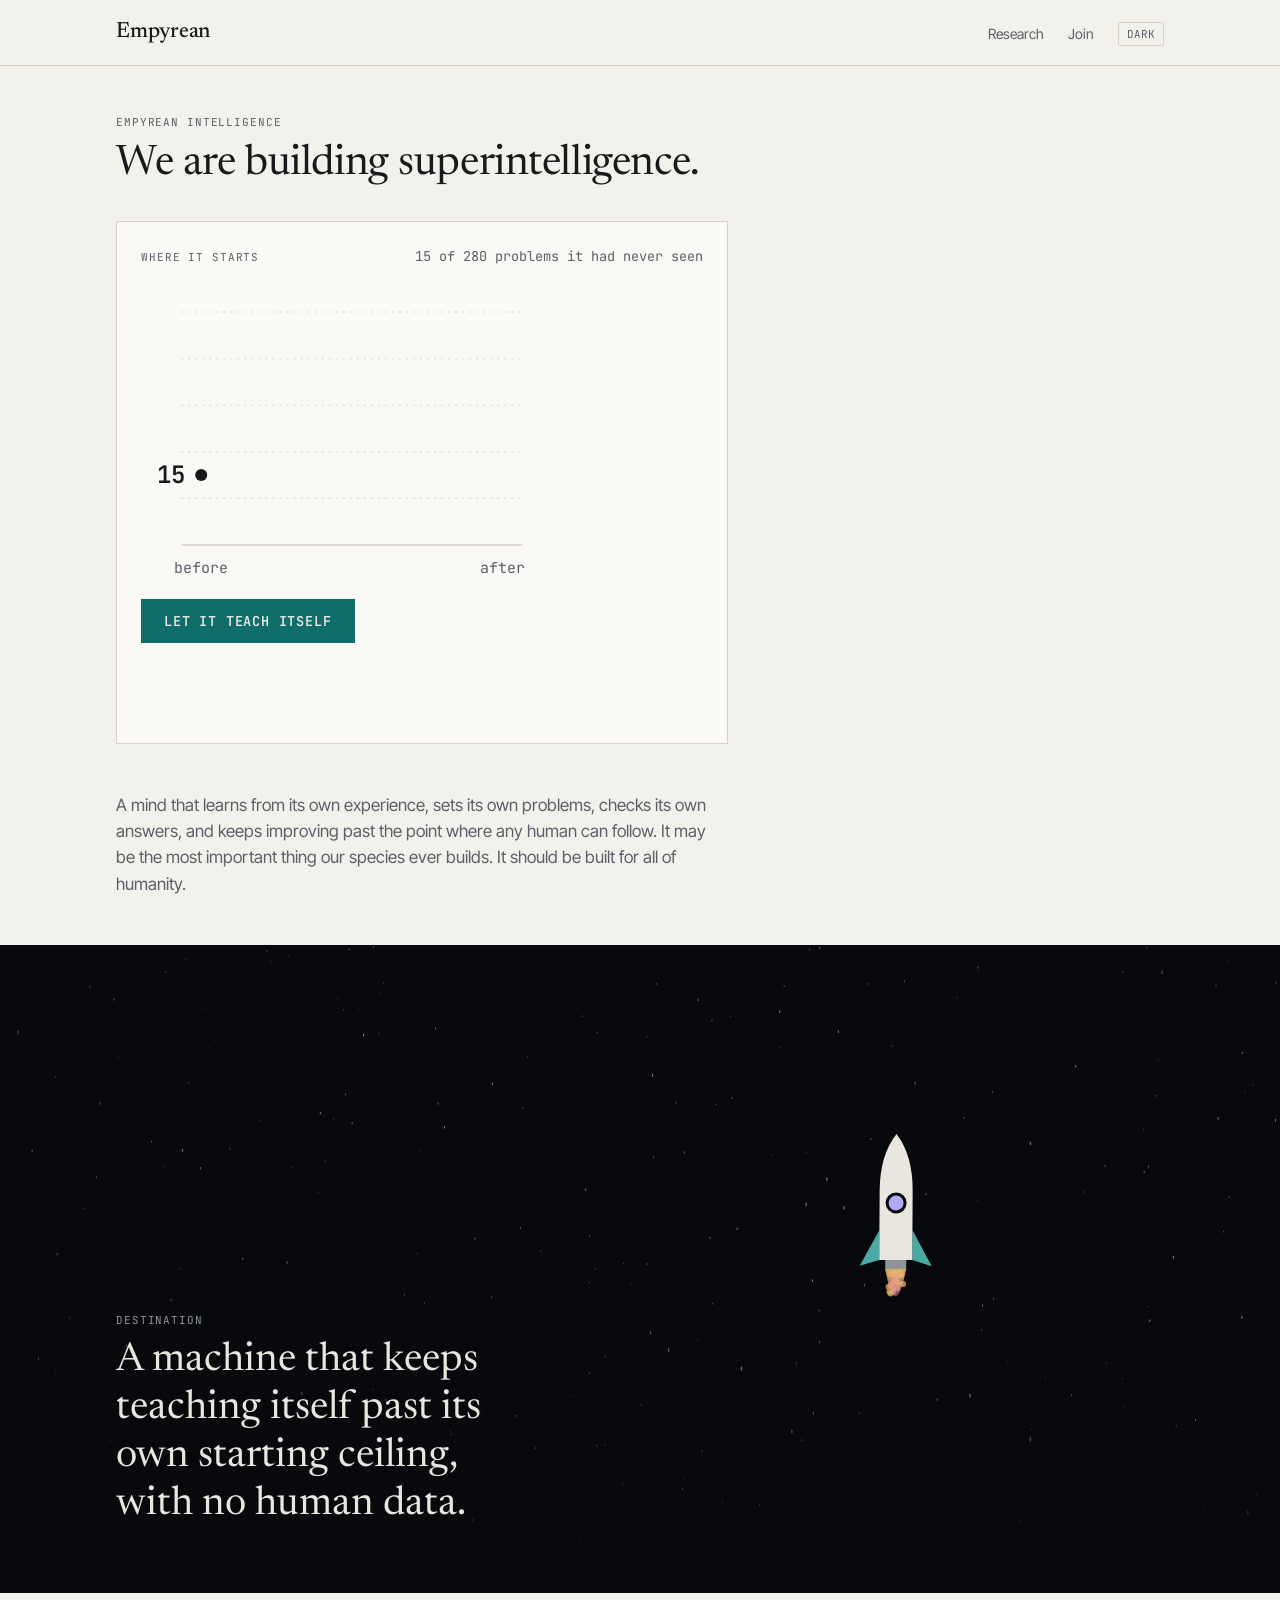
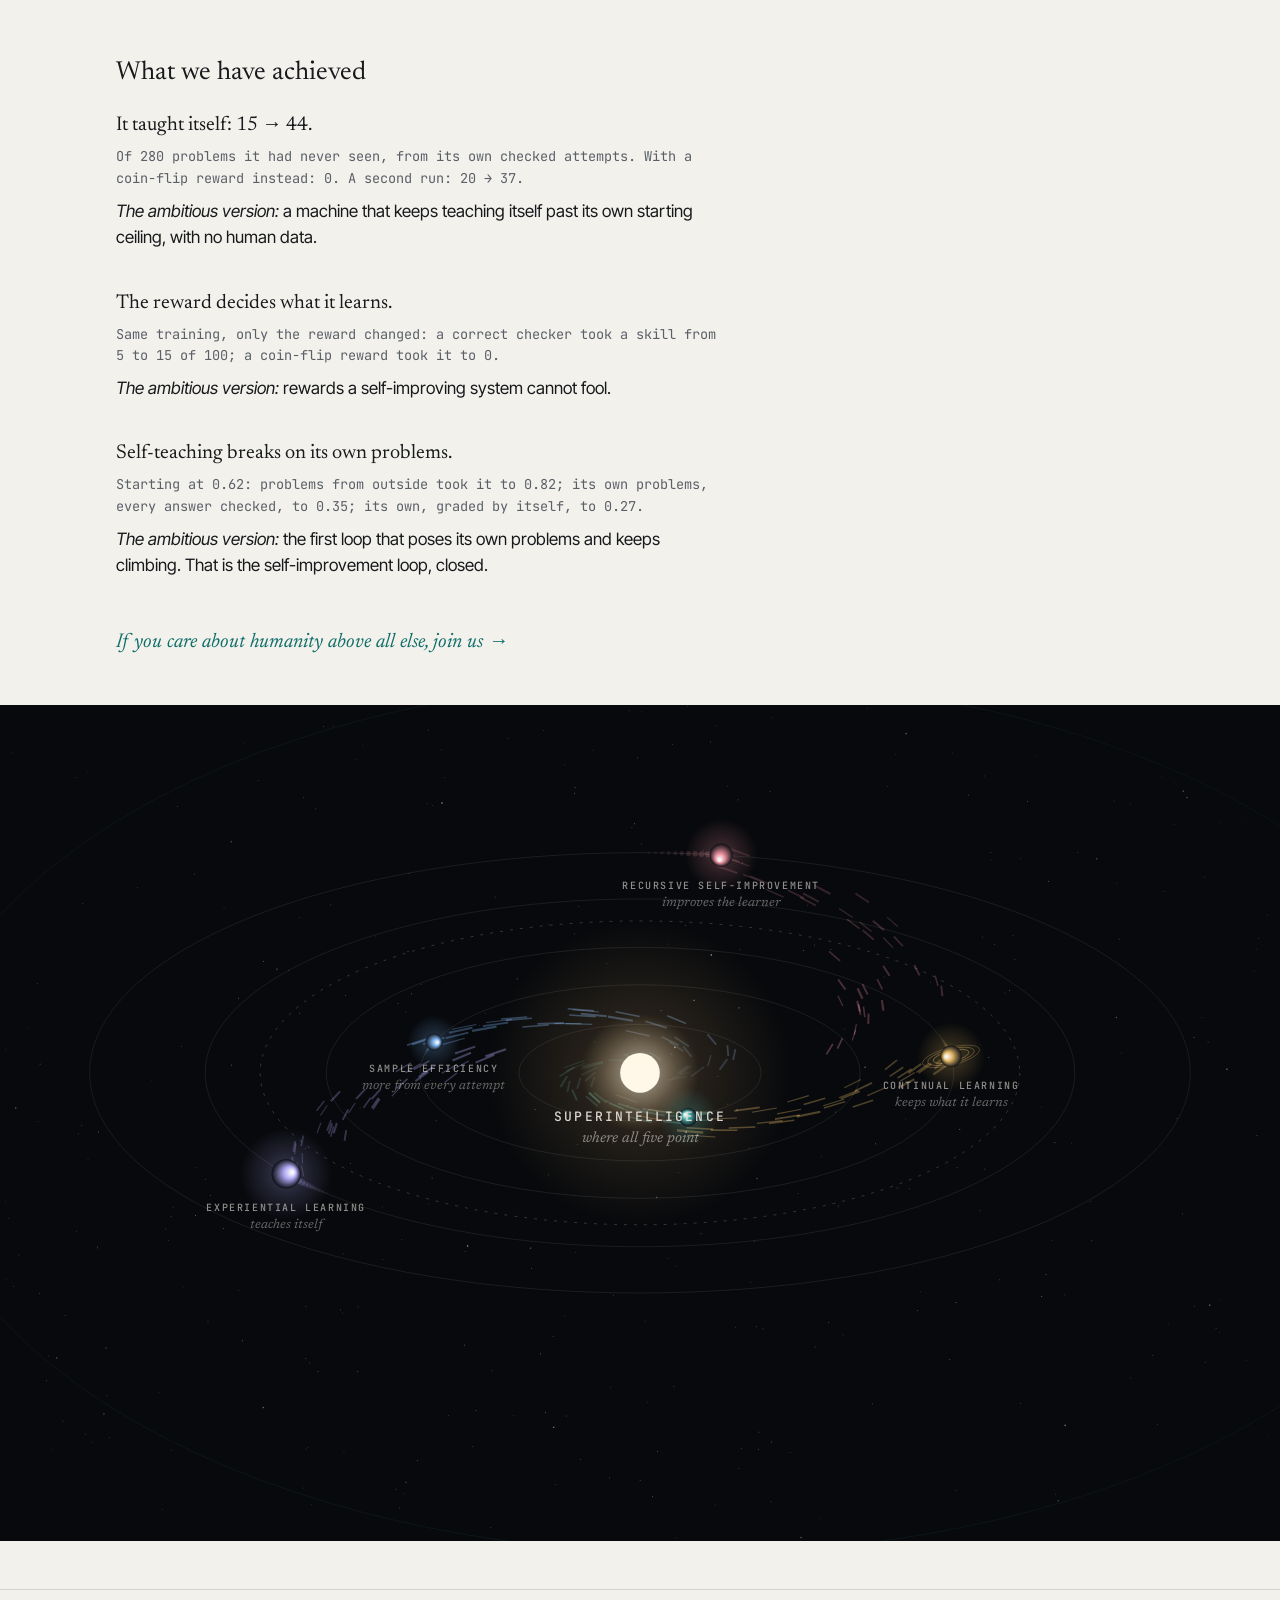
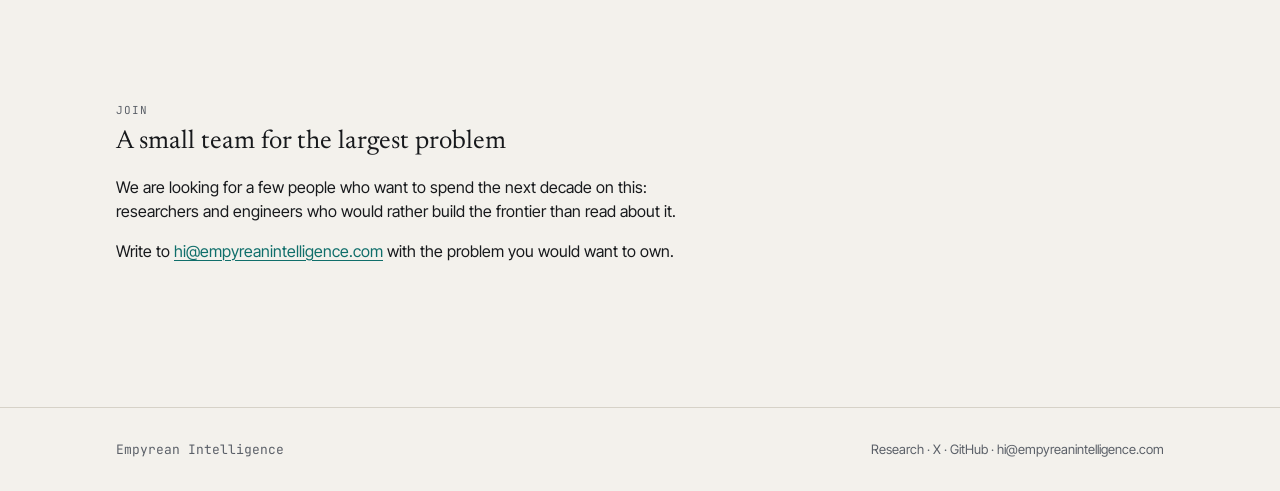
<file: index.html>
<!DOCTYPE html>
<html lang="en">
<head>
  <meta charset="UTF-8">
  <meta name="viewport" content="width=device-width, initial-scale=1.0">
  <title>Empyrean Intelligence</title>
  <meta name="description" content="Empyrean Intelligence is building superintelligence: a mind that learns from its own experience, sets its own problems, checks its own answers, and keeps improving.">
  <!-- Link previews on X, LinkedIn, Slack: static, absolute URLs; every word is already live on this page -->
  <meta property="og:type" content="website">
  <meta property="og:site_name" content="Empyrean Intelligence">
  <meta property="og:title" content="Empyrean Intelligence">
  <meta property="og:description" content="Empyrean Intelligence is building superintelligence: a mind that learns from its own experience, sets its own problems, checks its own answers, and keeps improving.">
  <meta property="og:image" content="https://empyreanintelligence.com/og-image.png">
  <meta property="og:image:type" content="image/png">
  <meta property="og:image:width" content="1200">
  <meta property="og:image:height" content="630">
  <meta property="og:image:alt" content="We are building superintelligence. It taught itself: 15 to 44 of 280 problems it had never seen, from its own checked attempts; with a coin-flip reward, 0.">
  <meta name="twitter:card" content="summary_large_image">
  <meta name="twitter:site" content="@Empyrean_Intel">
  <meta name="twitter:title" content="Empyrean Intelligence">
  <meta name="twitter:description" content="Empyrean Intelligence is building superintelligence: a mind that learns from its own experience, sets its own problems, checks its own answers, and keeps improving.">
  <meta name="twitter:image" content="https://empyreanintelligence.com/og-image.png">
  <meta name="twitter:image:alt" content="We are building superintelligence. It taught itself: 15 to 44 of 280 problems it had never seen, from its own checked attempts; with a coin-flip reward, 0.">
  <!-- Google Fonts: Newsreader (serif), Inter Tight (sans), JetBrains Mono (monospace) -->
  <link rel="preconnect" href="https://fonts.googleapis.com">
  <link rel="preconnect" href="https://fonts.gstatic.com" crossorigin>
  <link href="https://fonts.googleapis.com/css2?family=Inter+Tight:ital,wght@0,400;0,500;0,600;1,400&family=JetBrains+Mono:wght@400;500;600&family=Newsreader:ital,opsz,wght@0,6..72,400;0,6..72,500;1,6..72,400&display=swap" rel="stylesheet">
  <link rel="stylesheet" href="css/style.css?v=21">
</head>
<body>

  <!-- Navigation -->
  <header class="site-nav">
    <div class="container nav-inner">
      <a href="index.html" class="nav-wordmark">Empyrean</a>
      <nav aria-label="Main Navigation">
        <ul class="nav-links">
          <li><a href="research/index.html" class="nav-link">Research</a></li>
          <li><a href="#join" class="nav-link">Join</a></li>
          <li><button type="button" class="theme-toggle" aria-label="Toggle theme">DARK</button></li>
        </ul>
      </nav>
    </div>
  </header>

  <main class="site-main">
    <!-- Mission: the statement and the self-taught climb are the first thing a visitor sees (user, 2026-11-20) -->
    <section id="mission" class="hero mission">
      <div class="container">
        <div class="prose">
          <span class="eyebrow">Empyrean Intelligence</span>
          <h1 class="hero-mission">We are building superintelligence.</h1>

          <!-- The self-taught climb, press to run: experience_frontier_free_t4_v1 (seed 0) 15 -> 44 of 280; coin-flip 0 -->
          <figure class="climb" data-climb>
            <figcaption class="climb-head">
              <span class="eyebrow">Where it starts</span>
              <span class="climb-start">15 of 280 problems it had never seen</span>
            </figcaption>
            <svg class="climb-svg" viewBox="0 0 560 300" role="img"
                 aria-label="Before: 15 of 280 unseen problems solved. After teaching itself from its own checked attempts: 44. The same training with a coin-flip reward: 0.">
              <line class="climb-grid" x1="40" y1="30" x2="380" y2="30"/>
              <line class="climb-grid" x1="40" y1="76.4" x2="380" y2="76.4"/>
              <line class="climb-grid" x1="40" y1="122.8" x2="380" y2="122.8"/>
              <line class="climb-grid" x1="40" y1="169.2" x2="380" y2="169.2"/>
              <line class="climb-grid" x1="40" y1="215.6" x2="380" y2="215.6"/>
              <line class="climb-axis" x1="40" y1="262" x2="380" y2="262"/>
              <text class="climb-tick" x="60" y="290" text-anchor="middle">before</text>
              <text class="climb-tick" x="360" y="290" text-anchor="middle">after</text>
              <path class="climb-path climb-up" d="M60 192.4 L360 57.8"/>
              <path class="climb-path climb-down" d="M60 192.4 L360 262"/>
              <circle class="climb-dot-start" cx="60" cy="192.4" r="6"/>
              <text class="climb-num climb-num-start" x="44" y="200" text-anchor="end">15</text>
              <g class="climb-end">
                <circle class="climb-dot-up" cx="360" cy="57.8" r="7"/>
                <text class="climb-num climb-num-up" x="378" y="70" data-count-from="15" data-count-to="44">44</text>
                <circle class="climb-dot-down" cx="360" cy="262" r="5"/>
                <text class="climb-num climb-num-down" x="378" y="270" data-count-from="15" data-count-to="0">0</text>
              </g>
              <g class="climb-late">
                <text class="climb-label climb-label-up" x="378" y="94">its own checked attempts</text>
                <text class="climb-label climb-label-down" x="378" y="240">coin-flip reward</text>
              </g>
            </svg>
            <div class="climb-actions">
              <button type="button" class="climb-run" data-climb-run data-again="Again" hidden>Let it teach itself</button>
            </div>
            <p class="climb-line" data-climb-line>It taught itself.</p>
          </figure>

          <p class="hero-position">
            A mind that learns from its own experience, sets its own problems, checks its own answers, and keeps
            improving past the point where any human can follow. It may be the most important thing our species ever
            builds. It should be built for all of humanity.
          </p>
        </div>
      </div>
    </section>

    <!-- Destination: a rocket climbing past one ceiling after another (second screen since 2026-11-20) -->
    <section id="destination" class="destination-space" aria-labelledby="destination-title">
      <canvas class="rocket-canvas" data-rocket aria-hidden="true"></canvas>
      <div class="container destination-copy">
        <span class="eyebrow">Destination</span>
        <h2 id="destination-title">A machine that keeps teaching itself past its own starting ceiling, with no human data.</h2>
      </div>
    </section>

    <!-- What we have achieved -->
    <section id="achieved" class="achieved">
      <div class="container">
        <div class="prose">
          <h2>What we have achieved</h2>

          <!-- Short headlines, one proof line each (user-approved text, 2026-11-20). Sources: experience_frontier_free_t4_v1
               and its seed-1 replicate; rl_depth_loop_v1 depth-4 skill, account A; proposer_solver_externalisation_v2 run A -->
          <div class="result">
            <h3>It taught itself: 15 &rarr; 44.</h3>
            <p class="result-proof">Of 280 problems it had never seen, from its own checked attempts. With a coin-flip reward
              instead: 0. A second run: 20 &rarr; 37.</p>
            <p class="result-ambition"><em>The ambitious version:</em> a machine that keeps teaching itself past its own
              starting ceiling, with no human data.</p>
          </div>

          <div class="result">
            <h3>The reward decides what it learns.</h3>
            <p class="result-proof">Same training, only the reward changed: a correct checker took a skill from 5 to 15 of 100;
              a coin-flip reward took it to 0.</p>
            <p class="result-ambition"><em>The ambitious version:</em> rewards a self-improving system cannot fool.</p>
          </div>

          <div class="result">
            <h3>Self-teaching breaks on its own problems.</h3>
            <p class="result-proof">Starting at 0.62: problems from outside took it to 0.82; its own problems, every answer
              checked, to 0.35; its own, graded by itself, to 0.27.</p>
            <p class="result-ambition"><em>The ambitious version:</em> the first loop that poses its own problems and keeps
              climbing. That is the self-improvement loop, closed.</p>
          </div>

          <p class="mission-cta">
            <a href="#join">If you care about humanity above all else, join us &rarr;</a>
          </p>
        </div>
      </div>
    </section>

    <!-- The path: the orbit, last before Join (user, 2026-11-20) -->
    <section class="hero-space" aria-label="The path to superintelligence">
      <canvas class="orbit-canvas" data-orbit aria-hidden="true"></canvas>
      <div class="orbit-tip" aria-hidden="true" hidden></div>
    </section>

    <hr class="section-rule">

    <!-- Join -->
    <section id="join" class="container join">
      <div class="prose">
        <span class="eyebrow">Join</span>
        <h2>A small team for the largest problem</h2>
        <p>
          We are looking for a few people who want to spend the next decade on this: researchers and engineers who
          would rather build the frontier than read about it.
        </p>
        <p>
          Write to <a href="mailto:hi@empyreanintelligence.com">hi@empyreanintelligence.com</a> with the problem you
          would want to own.
        </p>
      </div>
    </section>
  </main>

  <!-- Footer -->
  <footer class="site-footer">
    <div class="container footer-inner">
      <div><span class="mono">Empyrean Intelligence</span></div>
      <div class="footer-links">
        <a href="research/index.html">Research</a> &middot;
        <a href="https://x.com/Empyrean_Intel">X</a> &middot;
        <a href="https://github.com/Empyrean-Intelligence">GitHub</a> &middot;
        <a href="mailto:hi@empyreanintelligence.com">hi@empyreanintelligence.com</a>
      </div>
    </div>
  </footer>

  <script src="js/main.js"></script>
  <script src="js/orbit.js?v=15"></script>
  <script src="js/rocket.js?v=1"></script>
  <script src="js/climb.js?v=1"></script>
</body>
</html>
</file>
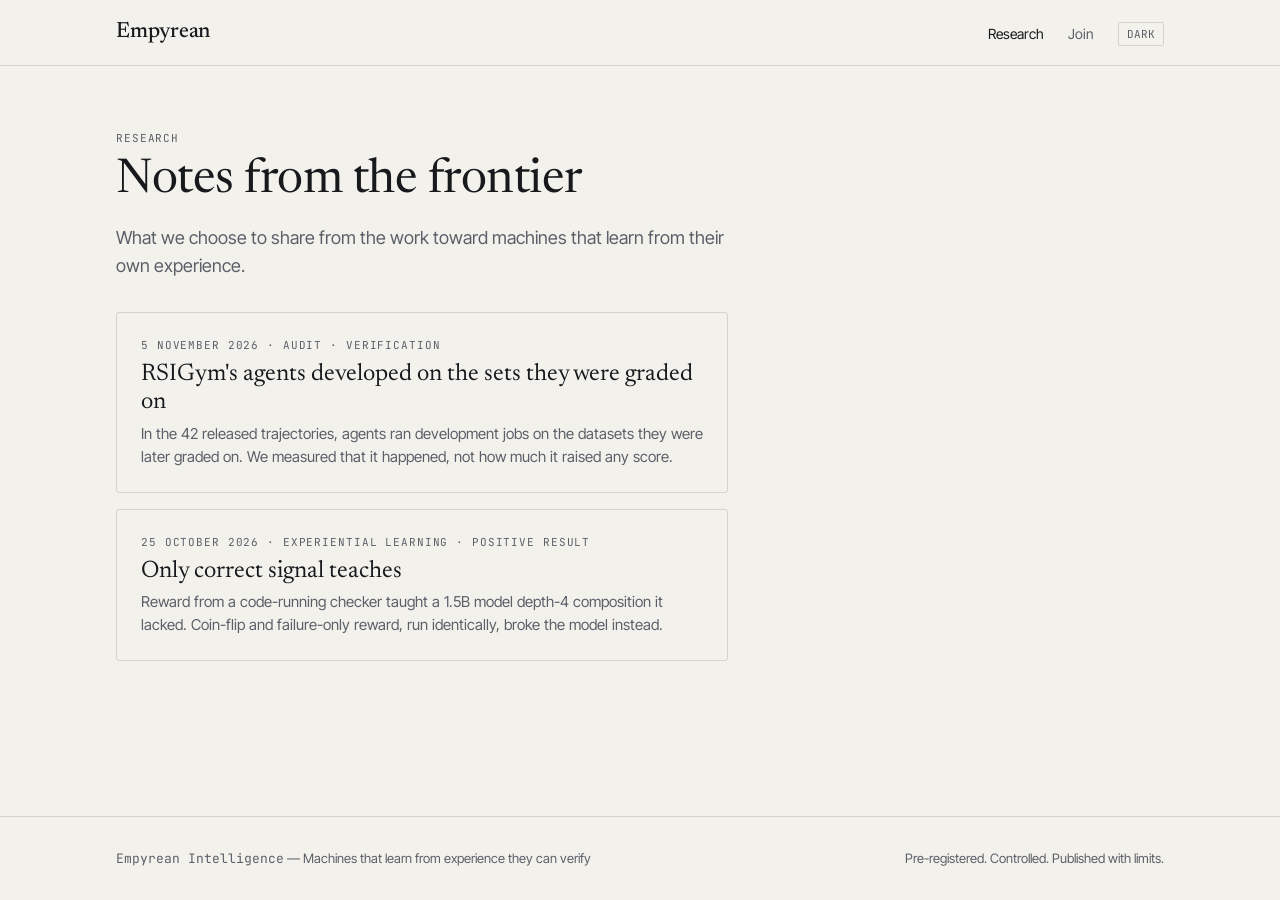
<file: research/index.html>
<!DOCTYPE html>
<html lang="en">
<head>
  <meta charset="UTF-8">
  <meta name="viewport" content="width=device-width, initial-scale=1.0">
  <title>Research — Empyrean Intelligence</title>
  <meta name="description" content="Notes from Empyrean Intelligence on the road to superintelligence.">
  <link rel="preconnect" href="https://fonts.googleapis.com">
  <link rel="preconnect" href="https://fonts.gstatic.com" crossorigin>
  <link href="https://fonts.googleapis.com/css2?family=Inter+Tight:ital,wght@0,400;0,500;0,600;1,400&family=JetBrains+Mono:wght@400;500;600&family=Newsreader:ital,opsz,wght@0,6..72,400;0,6..72,500;1,6..72,400&display=swap" rel="stylesheet">
  <link rel="stylesheet" href="../css/style.css?v=17">
</head>
<body>

  <header class="site-nav">
    <div class="container nav-inner">
      <a href="../index.html" class="nav-wordmark">Empyrean</a>
      <nav aria-label="Main Navigation">
        <ul class="nav-links">
          <li><a href="../research/index.html" class="nav-link active">Research</a></li>
          <li><a href="../index.html#join" class="nav-link">Join</a></li>
          <li><button type="button" class="theme-toggle" aria-label="Toggle theme">DARK</button></li>
        </ul>
      </nav>
    </div>
  </header>

  <main class="site-main">
    <div class="container">
      <div class="prose post-head">
        <span class="eyebrow">Research</span>
        <h1 class="post-title">Notes from the frontier</h1>
        <p class="post-dek">
          What we choose to share from the work toward machines that learn from their own experience.
        </p>
      </div>

      <ol class="post-list">
        <li>
          <a class="post-card" href="rsigym-graded-sets.html">
            <span class="post-card-meta">5 November 2026 &middot; Audit &middot; Verification</span>
            <span class="post-card-title">RSIGym's agents developed on the sets they were graded on</span>
            <span class="post-card-dek">In the 42 released trajectories, agents ran development jobs on the datasets they
              were later graded on. We measured that it happened, not how much it raised any score.</span>
          </a>
        </li>
        <li>
          <a class="post-card" href="correct-signal-teaches.html">
            <span class="post-card-meta">25 October 2026 &middot; Experiential learning &middot; Positive result</span>
            <span class="post-card-title">Only correct signal teaches</span>
            <span class="post-card-dek">Reward from a code-running checker taught a 1.5B model depth-4 composition it lacked.
              Coin-flip and failure-only reward, run identically, broke the model instead.</span>
          </a>
        </li>
      </ol>
    </div>
  </main>

  <footer class="site-footer">
    <div class="container footer-inner">
      <div><span class="mono">Empyrean Intelligence</span> &mdash; Machines that learn from experience they can verify</div>
      <div>Pre-registered. Controlled. Published with limits.</div>
    </div>
  </footer>

  <script src="../js/main.js"></script>
</body>
</html>
</file>
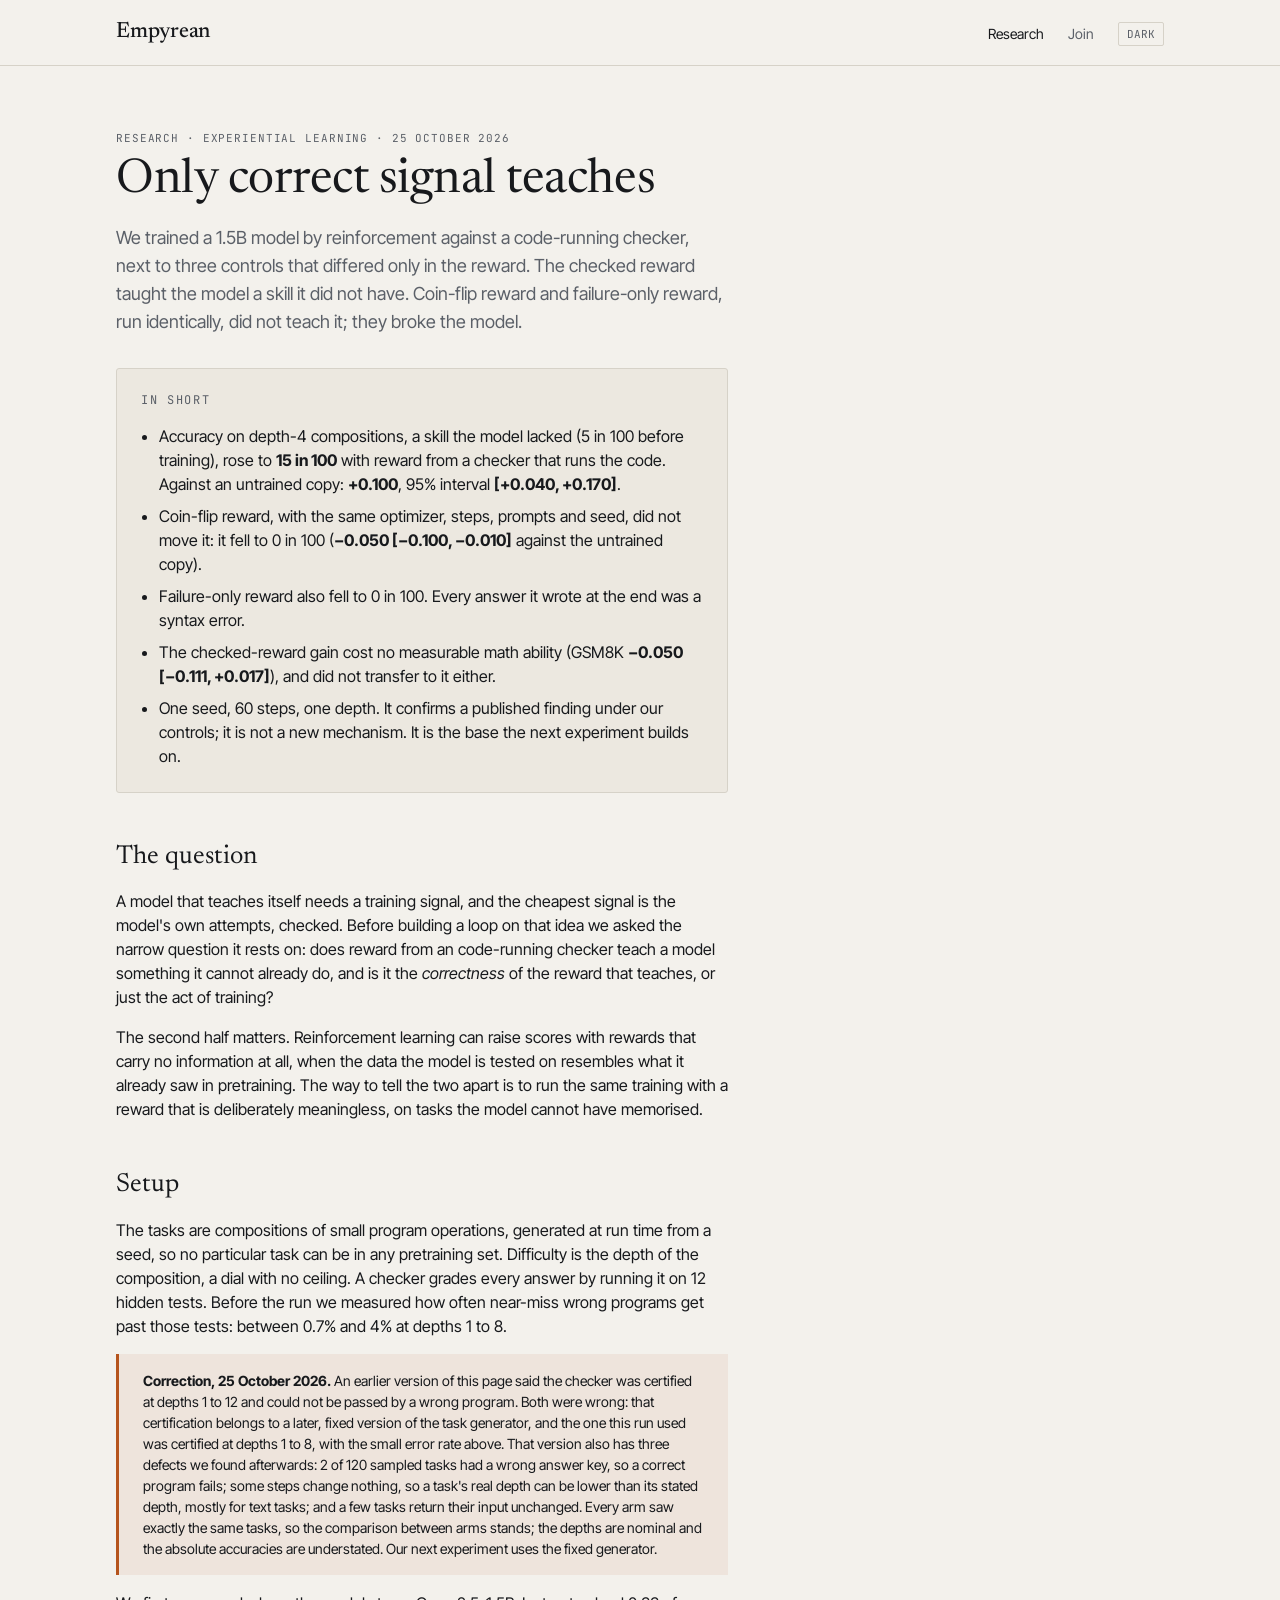
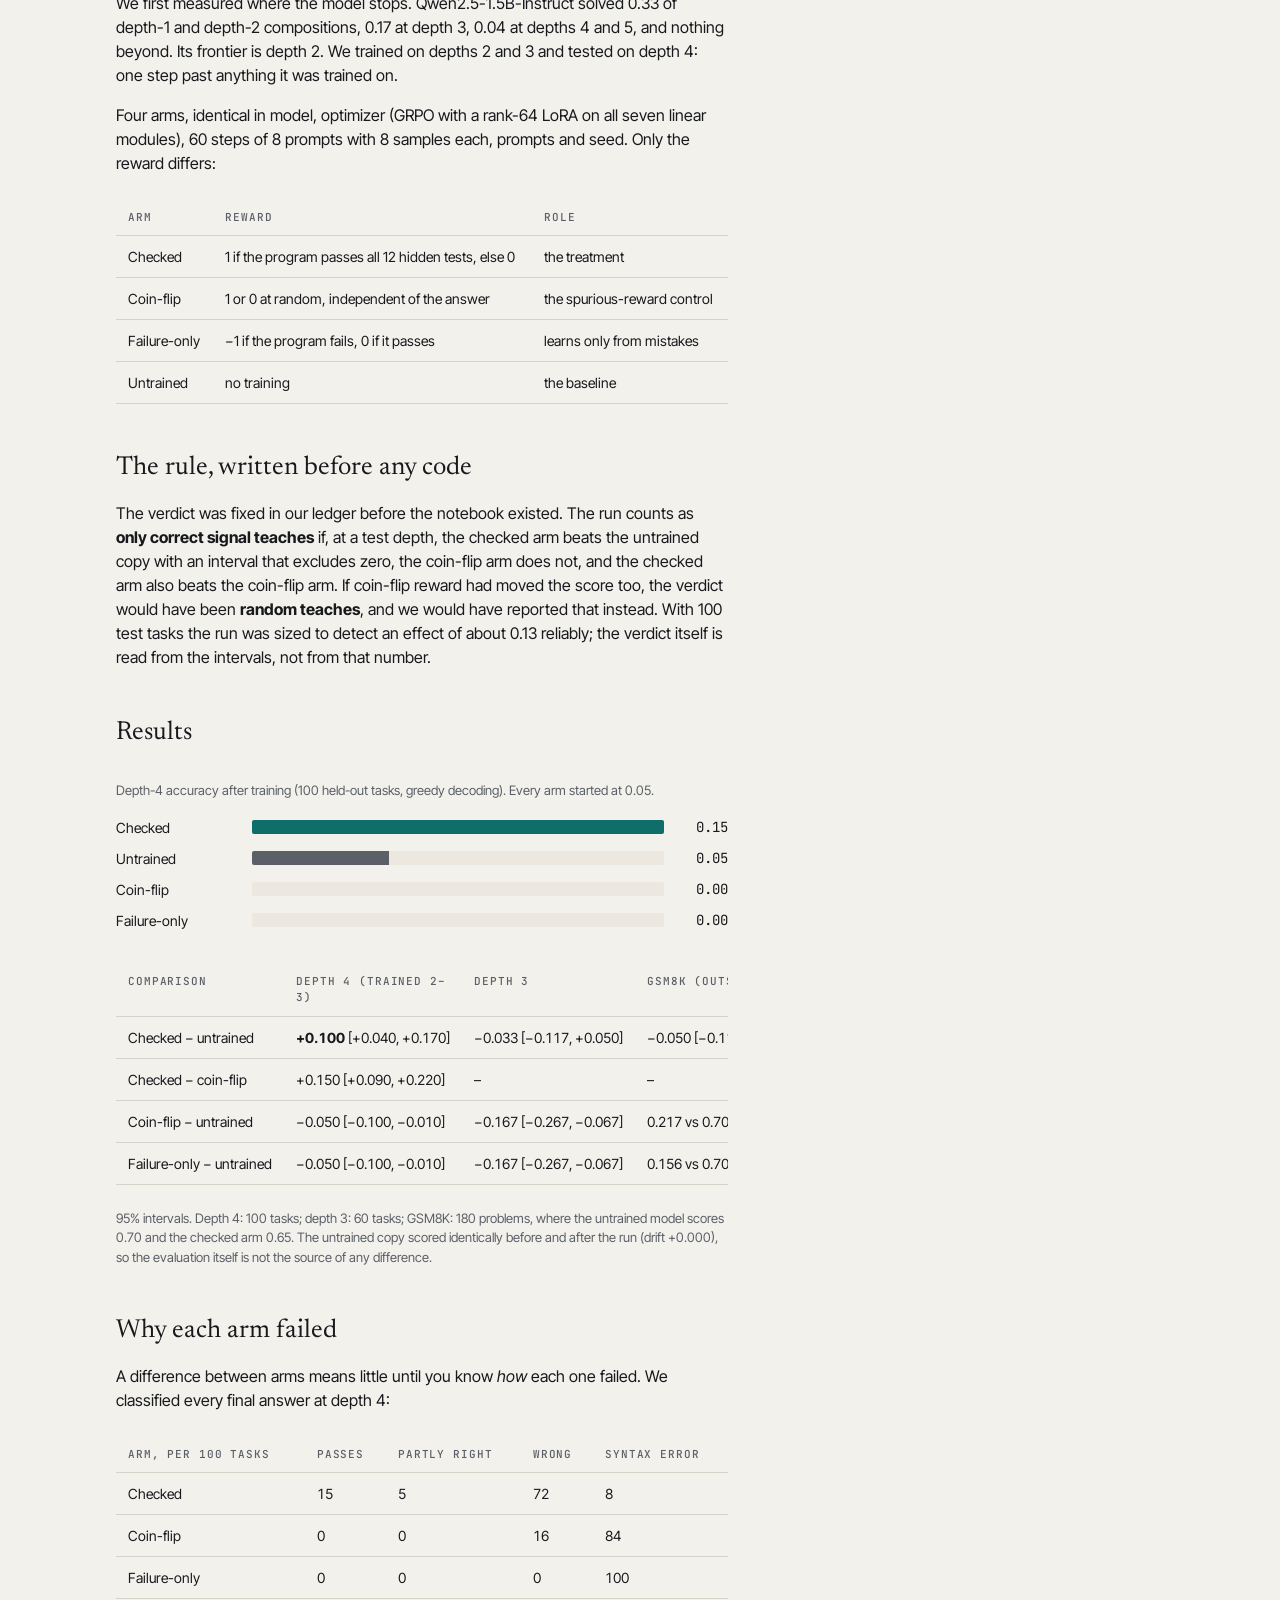
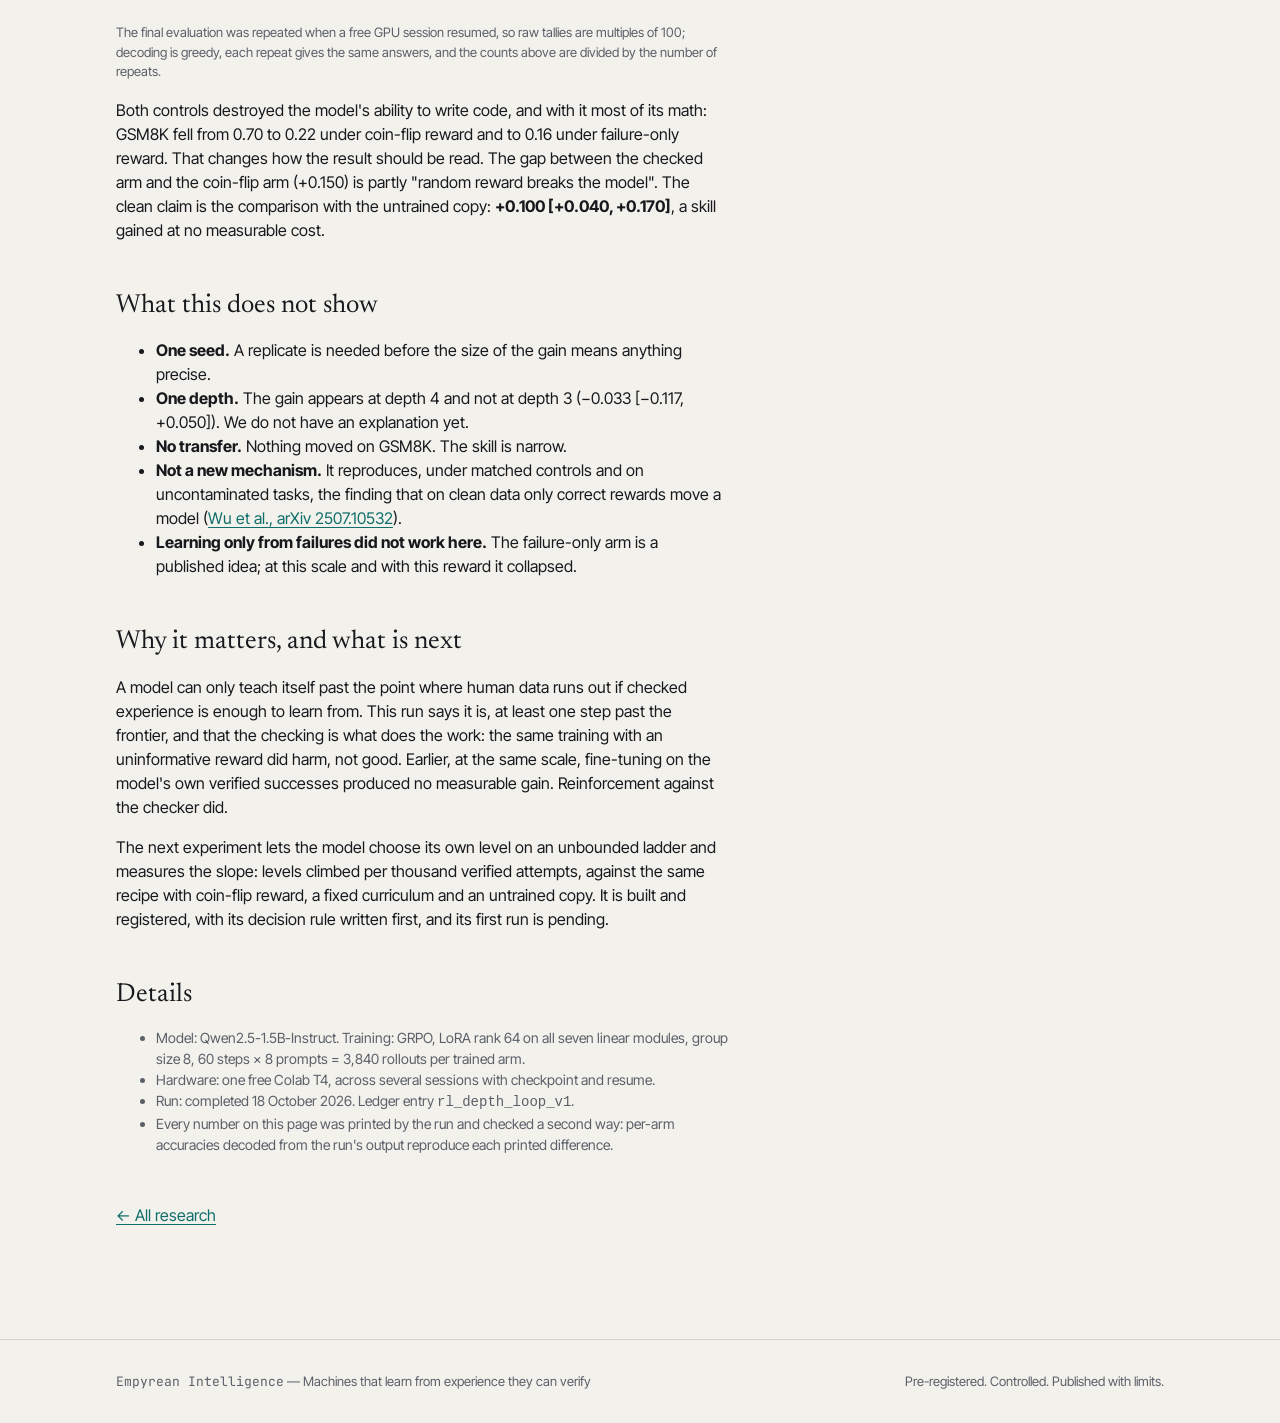
<file: research/correct-signal-teaches.html>
<!DOCTYPE html>
<html lang="en">
<head>
  <meta charset="UTF-8">
  <meta name="viewport" content="width=device-width, initial-scale=1.0">
  <title>Only Correct Signal Teaches — Empyrean Intelligence</title>
  <meta name="description" content="A 1.5B model trained by reinforcement against a code-running checker learned depth-4 composition it lacked; coin-flip and failure-only reward, run identically, broke it instead.">
  <link rel="preconnect" href="https://fonts.googleapis.com">
  <link rel="preconnect" href="https://fonts.gstatic.com" crossorigin>
  <link href="https://fonts.googleapis.com/css2?family=Inter+Tight:ital,wght@0,400;0,500;0,600;1,400&family=JetBrains+Mono:wght@400;500;600&family=Newsreader:ital,opsz,wght@0,6..72,400;0,6..72,500;1,6..72,400&display=swap" rel="stylesheet">
  <link rel="stylesheet" href="../css/style.css?v=17">
</head>
<body>

  <header class="site-nav">
    <div class="container nav-inner">
      <a href="../index.html" class="nav-wordmark">Empyrean</a>
      <nav aria-label="Main Navigation">
        <ul class="nav-links">
          <li><a href="../research/index.html" class="nav-link active">Research</a></li>
          <li><a href="../index.html#join" class="nav-link">Join</a></li>
          <li><button type="button" class="theme-toggle" aria-label="Toggle theme">DARK</button></li>
        </ul>
      </nav>
    </div>
  </header>

  <main class="site-main">
    <article class="container post">
      <header class="prose post-head">
        <span class="eyebrow">Research &middot; Experiential learning &middot; 25 October 2026</span>
        <h1 class="post-title">Only correct signal teaches</h1>
        <p class="post-dek">
          We trained a 1.5B model by reinforcement against a code-running checker, next to three controls that differed
          only in the reward. The checked reward taught the model a skill it did not have. Coin-flip reward and
          failure-only reward, run identically, did not teach it; they broke the model.
        </p>
      </header>

      <div class="prose">
        <aside class="post-summary" aria-label="Summary">
          <h2>In short</h2>
          <ul>
            <li>Accuracy on depth-4 compositions, a skill the model lacked (5 in 100 before training), rose to
              <strong>15 in 100</strong> with reward from a checker that runs the code. Against an untrained copy:
              <strong>+0.100</strong>, 95% interval <strong>[+0.040, +0.170]</strong>.</li>
            <li>Coin-flip reward, with the same optimizer, steps, prompts and seed, did not move it: it fell to 0 in 100
              (<strong>&minus;0.050 [&minus;0.100, &minus;0.010]</strong> against the untrained copy).</li>
            <li>Failure-only reward also fell to 0 in 100. Every answer it wrote at the end was a syntax error.</li>
            <li>The checked-reward gain cost no measurable math ability (GSM8K <strong>&minus;0.050 [&minus;0.111,
              +0.017]</strong>), and did not transfer to it either.</li>
            <li>One seed, 60 steps, one depth. It confirms a published finding under our controls; it is not a new
              mechanism. It is the base the next experiment builds on.</li>
          </ul>
        </aside>

        <h2>The question</h2>
        <p>
          A model that teaches itself needs a training signal, and the cheapest signal is the model's own attempts,
          checked. Before building a loop on that idea we asked the narrow question it rests on: does reward from an
          code-running checker teach a model something it cannot already do, and is it the <em>correctness</em> of the
          reward that teaches, or just the act of training?
        </p>
        <p>
          The second half matters. Reinforcement learning can raise scores with rewards that carry no information at
          all, when the data the model is tested on resembles what it already saw in pretraining. The way to tell
          the two apart is to run the same training with a reward that is deliberately meaningless, on tasks the model
          cannot have memorised.
        </p>

        <h2>Setup</h2>
        <p>
          The tasks are compositions of small program operations, generated at run time from a seed, so no
          particular task can be in any pretraining set. Difficulty is the depth of the composition, a dial with no
          ceiling. A checker grades every answer by running it on 12 hidden tests. Before the run we measured how
          often near-miss wrong programs get past those tests: between 0.7% and 4% at depths 1 to 8.
        </p>
        <p class="post-correction">
          <strong>Correction, 25 October 2026.</strong> An earlier version of this page said the checker was certified
          at depths 1 to 12 and could not be passed by a wrong program. Both were wrong: that certification belongs to
          a later, fixed version of the task generator, and the one this run used was certified at depths 1 to 8, with
          the small error rate above. That version also has three defects we found afterwards: 2 of 120 sampled tasks
          had a wrong answer key, so a correct program fails; some steps change nothing, so a task's real depth can be
          lower than its stated depth, mostly for text tasks; and a few tasks return their input unchanged. Every arm
          saw exactly the same tasks, so the comparison between arms stands; the depths are nominal and the absolute
          accuracies are understated. Our next experiment uses the fixed generator.
        </p>
        <p>
          We first measured where the model stops. Qwen2.5-1.5B-Instruct solved 0.33 of depth-1 and depth-2
          compositions, 0.17 at depth 3, 0.04 at depths 4 and 5, and nothing beyond. Its frontier is depth 2. We trained
          on depths 2 and 3 and tested on depth 4: one step past anything it was trained on.
        </p>
        <p>
          Four arms, identical in model, optimizer (GRPO with a rank-64 LoRA on all seven linear modules), 60 steps of
          8 prompts with 8 samples each, prompts and seed. Only the reward differs:
        </p>
        <div class="table-wrap">
          <table class="post-table">
            <thead>
              <tr><th scope="col">Arm</th><th scope="col">Reward</th><th scope="col">Role</th></tr>
            </thead>
            <tbody>
              <tr><td>Checked</td><td>1 if the program passes all 12 hidden tests, else 0</td><td>the treatment</td></tr>
              <tr><td>Coin-flip</td><td>1 or 0 at random, independent of the answer</td><td>the spurious-reward control</td></tr>
              <tr><td>Failure-only</td><td>&minus;1 if the program fails, 0 if it passes</td><td>learns only from mistakes</td></tr>
              <tr><td>Untrained</td><td>no training</td><td>the baseline</td></tr>
            </tbody>
          </table>
        </div>

        <h2>The rule, written before any code</h2>
        <p>
          The verdict was fixed in our ledger before the notebook existed. The run counts as
          <strong>only correct signal teaches</strong> if, at a test depth, the checked arm beats the untrained copy
          with an interval that excludes zero, the coin-flip arm does not, and the checked arm also beats the
          coin-flip arm. If coin-flip reward had moved the score too, the verdict would have been
          <strong>random teaches</strong>, and we would have reported that instead. With 100 test tasks the run was
          sized to detect an effect of about 0.13 reliably; the verdict itself is read from the intervals, not from
          that number.
        </p>

        <h2>Results</h2>
        <figure class="post-figure" aria-labelledby="fig-depth4">
          <figcaption id="fig-depth4">Depth-4 accuracy after training (100 held-out tasks, greedy decoding). Every arm
            started at 0.05.</figcaption>
          <div class="bars">
            <div class="bar-row"><span class="bar-label">Checked</span><span class="bar-track"><span class="bar bar-signal" style="width: 100%;"></span></span><span class="bar-value">0.15</span></div>
            <div class="bar-row"><span class="bar-label">Untrained</span><span class="bar-track"><span class="bar" style="width: 33.3%;"></span></span><span class="bar-value">0.05</span></div>
            <div class="bar-row"><span class="bar-label">Coin-flip</span><span class="bar-track"><span class="bar bar-warning" style="width: 0%;"></span></span><span class="bar-value">0.00</span></div>
            <div class="bar-row"><span class="bar-label">Failure-only</span><span class="bar-track"><span class="bar bar-warning" style="width: 0%;"></span></span><span class="bar-value">0.00</span></div>
          </div>
        </figure>

        <div class="table-wrap">
          <table class="post-table post-table-num">
            <thead>
              <tr><th scope="col">Comparison</th><th scope="col">Depth 4 (trained 2&ndash;3)</th><th scope="col">Depth 3</th><th scope="col">GSM8K (outside)</th></tr>
            </thead>
            <tbody>
              <tr><td>Checked &minus; untrained</td><td><strong>+0.100</strong> [+0.040, +0.170]</td><td>&minus;0.033 [&minus;0.117, +0.050]</td><td>&minus;0.050 [&minus;0.111, +0.017]</td></tr>
              <tr><td>Checked &minus; coin-flip</td><td>+0.150 [+0.090, +0.220]</td><td>&ndash;</td><td>&ndash;</td></tr>
              <tr><td>Coin-flip &minus; untrained</td><td>&minus;0.050 [&minus;0.100, &minus;0.010]</td><td>&minus;0.167 [&minus;0.267, &minus;0.067]</td><td>0.217 vs 0.70</td></tr>
              <tr><td>Failure-only &minus; untrained</td><td>&minus;0.050 [&minus;0.100, &minus;0.010]</td><td>&minus;0.167 [&minus;0.267, &minus;0.067]</td><td>0.156 vs 0.70</td></tr>
            </tbody>
          </table>
        </div>
        <p class="post-note">
          95% intervals. Depth 4: 100 tasks; depth 3: 60 tasks; GSM8K: 180 problems, where the untrained model scores
          0.70 and the checked arm 0.65. The untrained copy scored identically before and after the run (drift
          +0.000), so the evaluation itself is not the source of any difference.
        </p>

        <h2>Why each arm failed</h2>
        <p>
          A difference between arms means little until you know <em>how</em> each one failed. We classified every
          final answer at depth 4:
        </p>
        <div class="table-wrap">
          <table class="post-table post-table-num">
            <thead>
              <tr><th scope="col">Arm, per 100 tasks</th><th scope="col">Passes</th><th scope="col">Partly right</th><th scope="col">Wrong</th><th scope="col">Syntax error</th></tr>
            </thead>
            <tbody>
              <tr><td>Checked</td><td>15</td><td>5</td><td>72</td><td>8</td></tr>
              <tr><td>Coin-flip</td><td>0</td><td>0</td><td>16</td><td>84</td></tr>
              <tr><td>Failure-only</td><td>0</td><td>0</td><td>0</td><td>100</td></tr>
            </tbody>
          </table>
        </div>
        <p class="post-note">
          The final evaluation was repeated when a free GPU session resumed, so raw tallies are multiples of 100;
          decoding is greedy, each repeat gives the same answers, and the counts above are divided by the number of
          repeats.
        </p>
        <p>
          Both controls destroyed the model's ability to write code, and with it most of its math: GSM8K fell from
          0.70 to 0.22 under coin-flip reward and to 0.16 under failure-only reward. That changes how the result should
          be read. The gap between the checked arm and the coin-flip arm (+0.150) is partly "random reward breaks the
          model". The clean claim is the comparison with the untrained copy: <strong>+0.100 [+0.040, +0.170]</strong>,
          a skill gained at no measurable cost.
        </p>

        <h2>What this does not show</h2>
        <ul>
          <li><strong>One seed.</strong> A replicate is needed before the size of the gain means anything precise.</li>
          <li><strong>One depth.</strong> The gain appears at depth 4 and not at depth 3 (&minus;0.033 [&minus;0.117,
            +0.050]). We do not have an explanation yet.</li>
          <li><strong>No transfer.</strong> Nothing moved on GSM8K. The skill is narrow.</li>
          <li><strong>Not a new mechanism.</strong> It reproduces, under matched controls and on uncontaminated
            tasks, the finding that on clean data only correct rewards move a model
            (<a href="https://arxiv.org/abs/2507.10532">Wu et al., arXiv 2507.10532</a>).</li>
          <li><strong>Learning only from failures did not work here.</strong> The failure-only arm is a published
            idea; at this scale and with this reward it collapsed.</li>
        </ul>

        <h2>Why it matters, and what is next</h2>
        <p>
          A model can only teach itself past the point where human data runs out if checked experience is enough to
          learn from. This run says it is, at least one step past the frontier, and that the checking is what does the
          work: the same training with an uninformative reward did harm, not good. Earlier, at the same scale,
          fine-tuning on the model's own verified successes produced no measurable gain. Reinforcement against the
          checker did.
        </p>
        <p>
          The next experiment lets the model choose its own level on an unbounded ladder and measures the slope:
          levels climbed per thousand verified attempts, against the same recipe with coin-flip reward, a fixed
          curriculum and an untrained copy. It is built and registered, with its decision rule written first, and its
          first run is pending.
        </p>

        <h2>Details</h2>
        <ul class="post-details">
          <li>Model: Qwen2.5-1.5B-Instruct. Training: GRPO, LoRA rank 64 on all seven linear modules, group size 8,
            60 steps &times; 8 prompts = 3,840 rollouts per trained arm.</li>
          <li>Hardware: one free Colab T4, across several sessions with checkpoint and resume.</li>
          <li>Run: completed 18 October 2026. Ledger entry <code>rl_depth_loop_v1</code>.</li>
          <li>Every number on this page was printed by the run and checked a second way: per-arm accuracies decoded
            from the run's output reproduce each printed difference.</li>
        </ul>

        <p class="post-back"><a href="index.html">&larr; All research</a></p>
      </div>
    </article>
  </main>

  <footer class="site-footer">
    <div class="container footer-inner">
      <div><span class="mono">Empyrean Intelligence</span> &mdash; Machines that learn from experience they can verify</div>
      <div>Pre-registered. Controlled. Published with limits.</div>
    </div>
  </footer>

  <script src="../js/main.js"></script>
</body>
</html>
</file>
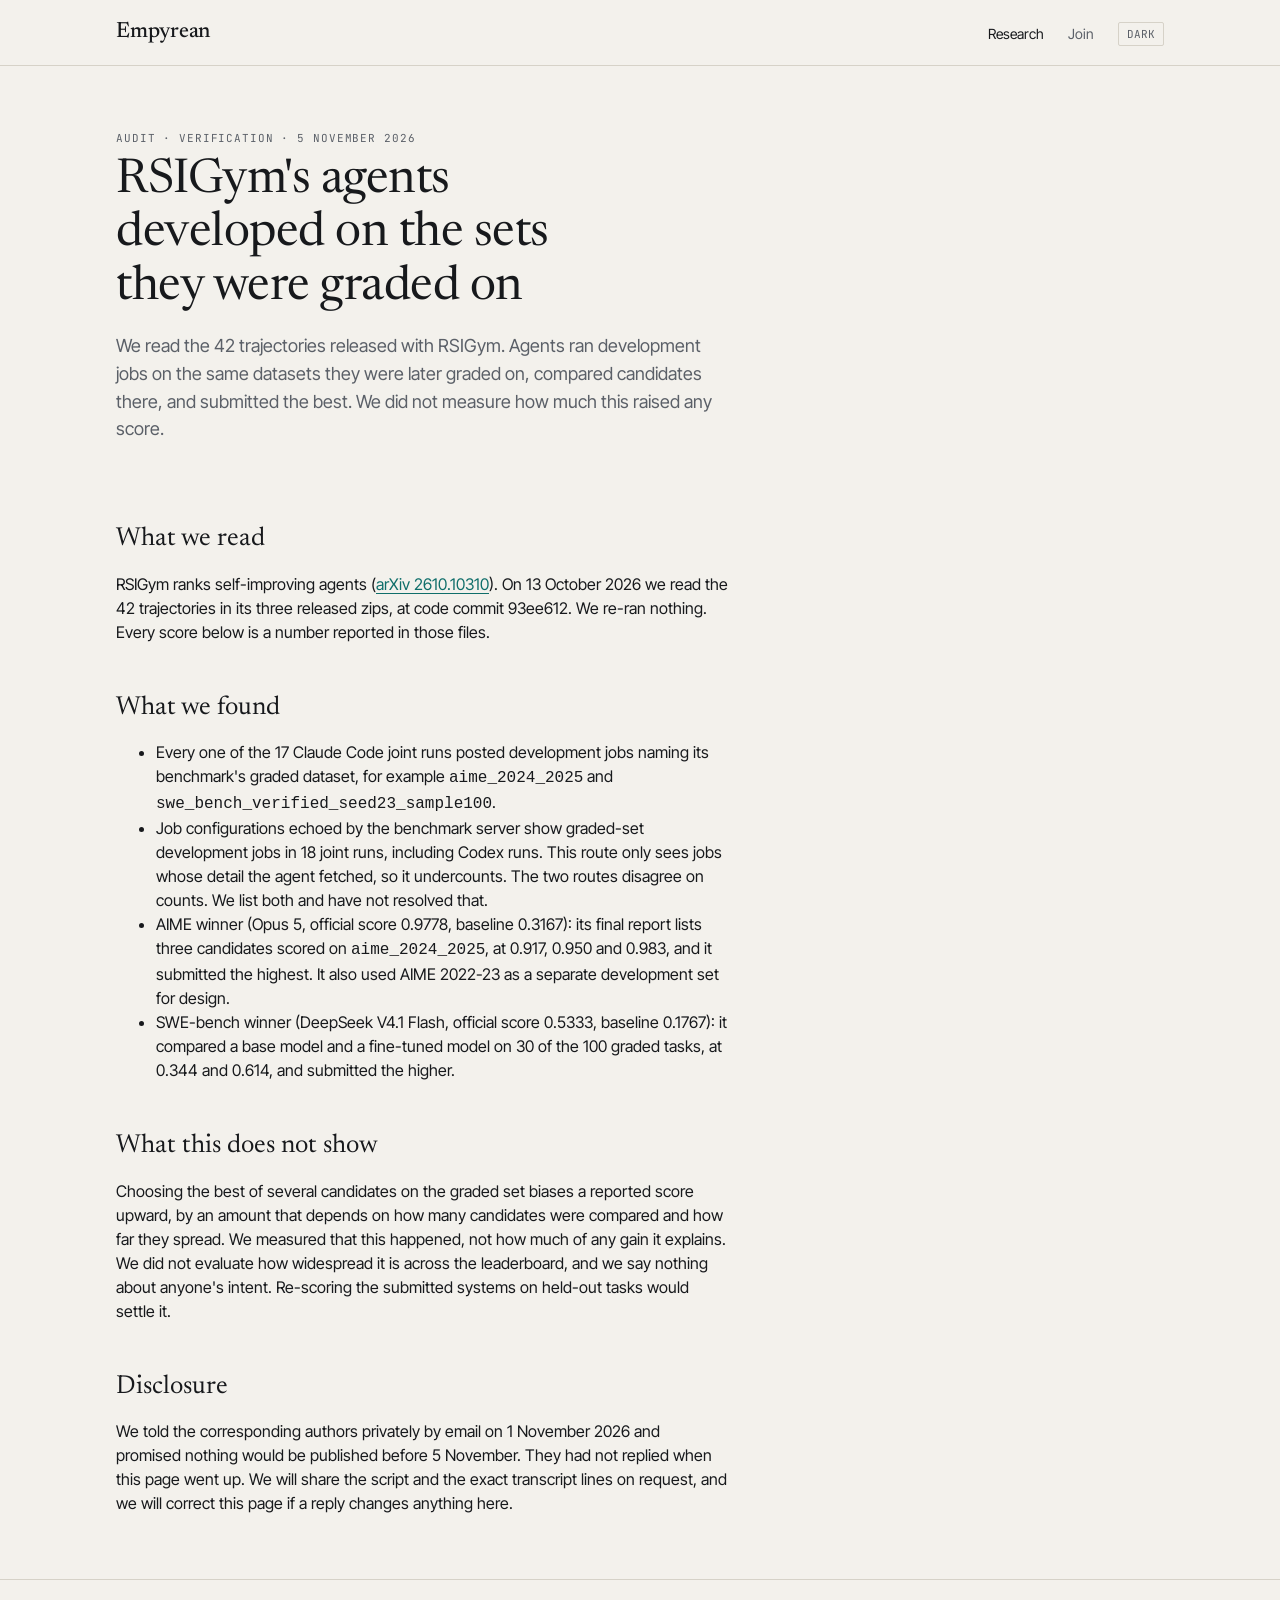
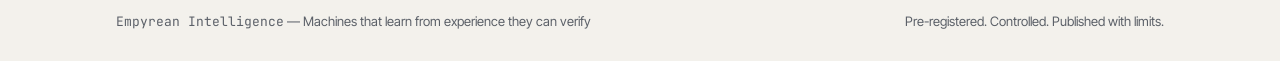
<file: research/rsigym-graded-sets.html>
<!DOCTYPE html>
<html lang="en">
<head>
  <meta charset="UTF-8">
  <meta name="viewport" content="width=device-width, initial-scale=1.0">
  <title>RSIGym's Graded Sets — Empyrean Intelligence</title>
  <meta name="description" content="In the 42 trajectories released with RSIGym, agents ran development jobs on the datasets they were later graded on. We measured that it happened, not how much it raised any score.">
  <link rel="preconnect" href="https://fonts.googleapis.com">
  <link rel="preconnect" href="https://fonts.gstatic.com" crossorigin>
  <link href="https://fonts.googleapis.com/css2?family=Inter+Tight:ital,wght@0,400;0,500;0,600;1,400&family=JetBrains+Mono:wght@400;500;600&family=Newsreader:ital,opsz,wght@0,6..72,400;0,6..72,500;1,6..72,400&display=swap" rel="stylesheet">
  <link rel="stylesheet" href="../css/style.css?v=17">
</head>
<body>

  <header class="site-nav">
    <div class="container nav-inner">
      <a href="../index.html" class="nav-wordmark">Empyrean</a>
      <nav aria-label="Main Navigation">
        <ul class="nav-links">
          <li><a href="../research/index.html" class="nav-link active">Research</a></li>
          <li><a href="../index.html#join" class="nav-link">Join</a></li>
          <li><button type="button" class="theme-toggle" aria-label="Toggle theme">DARK</button></li>
        </ul>
      </nav>
    </div>
  </header>

  <main class="site-main">
    <article class="container post">
      <header class="prose post-head">
        <span class="eyebrow">Audit &middot; Verification &middot; 5 November 2026</span>
        <h1 class="post-title">RSIGym's agents developed on the sets they were graded on</h1>
        <p class="post-dek">
          We read the 42 trajectories released with RSIGym. Agents ran development jobs on the same datasets they were
          later graded on, compared candidates there, and submitted the best. We did not measure how much this raised
          any score.
        </p>
      </header>
      <div class="prose">
        <h2>What we read</h2>
        <p>RSIGym ranks self-improving agents (<a href="https://arxiv.org/abs/2610.10310">arXiv 2610.10310</a>). On
        13 October 2026 we read the 42 trajectories in its three released zips, at code commit 93ee612. We re-ran
        nothing. Every score below is a number reported in those files.</p>

        <h2>What we found</h2>
        <ul>
          <li>Every one of the 17 Claude Code joint runs posted development jobs naming its benchmark's graded dataset,
          for example <code>aime_2024_2025</code> and <code>swe_bench_verified_seed23_sample100</code>.</li>
          <li>Job configurations echoed by the benchmark server show graded-set development jobs in 18 joint runs,
          including Codex runs. This route only sees jobs whose detail the agent fetched, so it undercounts. The two
          routes disagree on counts. We list both and have not resolved that.</li>
          <li>AIME winner (Opus 5, official score 0.9778, baseline 0.3167): its final report lists three candidates
          scored on <code>aime_2024_2025</code>, at 0.917, 0.950 and 0.983, and it submitted the highest. It also used
          AIME 2022-23 as a separate development set for design.</li>
          <li>SWE-bench winner (DeepSeek V4.1 Flash, official score 0.5333, baseline 0.1767): it compared a base model
          and a fine-tuned model on 30 of the 100 graded tasks, at 0.344 and 0.614, and submitted the higher.</li>
        </ul>

        <h2>What this does not show</h2>
        <p>Choosing the best of several candidates on the graded set biases a reported score upward, by an amount that
        depends on how many candidates were compared and how far they spread. We measured that this happened, not how
        much of any gain it explains. We did not evaluate how widespread it is across the leaderboard, and we say
        nothing about anyone's intent. Re-scoring the submitted systems on held-out tasks would settle it.</p>

        <h2>Disclosure</h2>
        <p>We told the corresponding authors privately by email on 1 November 2026 and promised nothing would be
        published before 5 November. They had not replied when this page went up. We will share the script and the
        exact transcript lines on request, and we will correct this page if a reply changes anything here.</p>
      </div>
    </article>
  </main>

  <footer class="site-footer">
    <div class="container footer-inner">
      <div><span class="mono">Empyrean Intelligence</span> &mdash; Machines that learn from experience they can verify</div>
      <div>Pre-registered. Controlled. Published with limits.</div>
    </div>
  </footer>

  <script src="../js/main.js"></script>
</body>
</html>
</file>
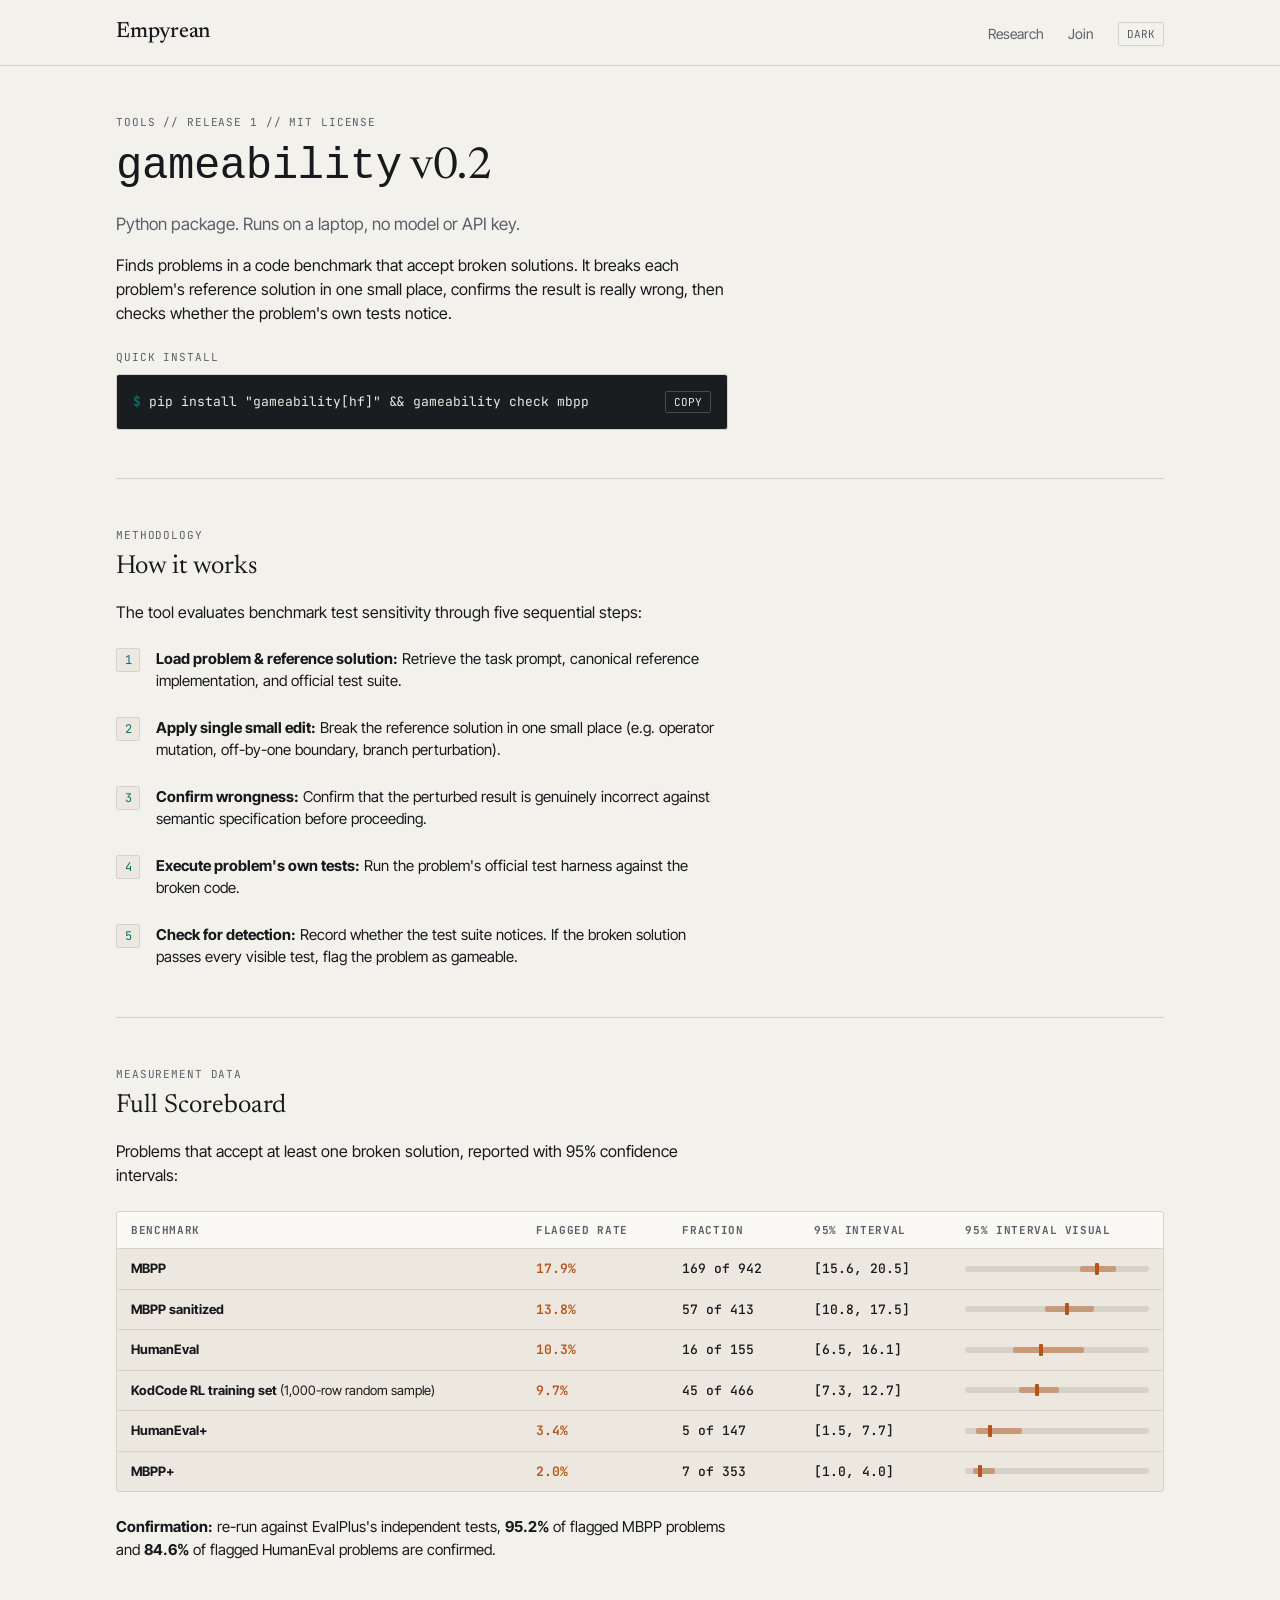
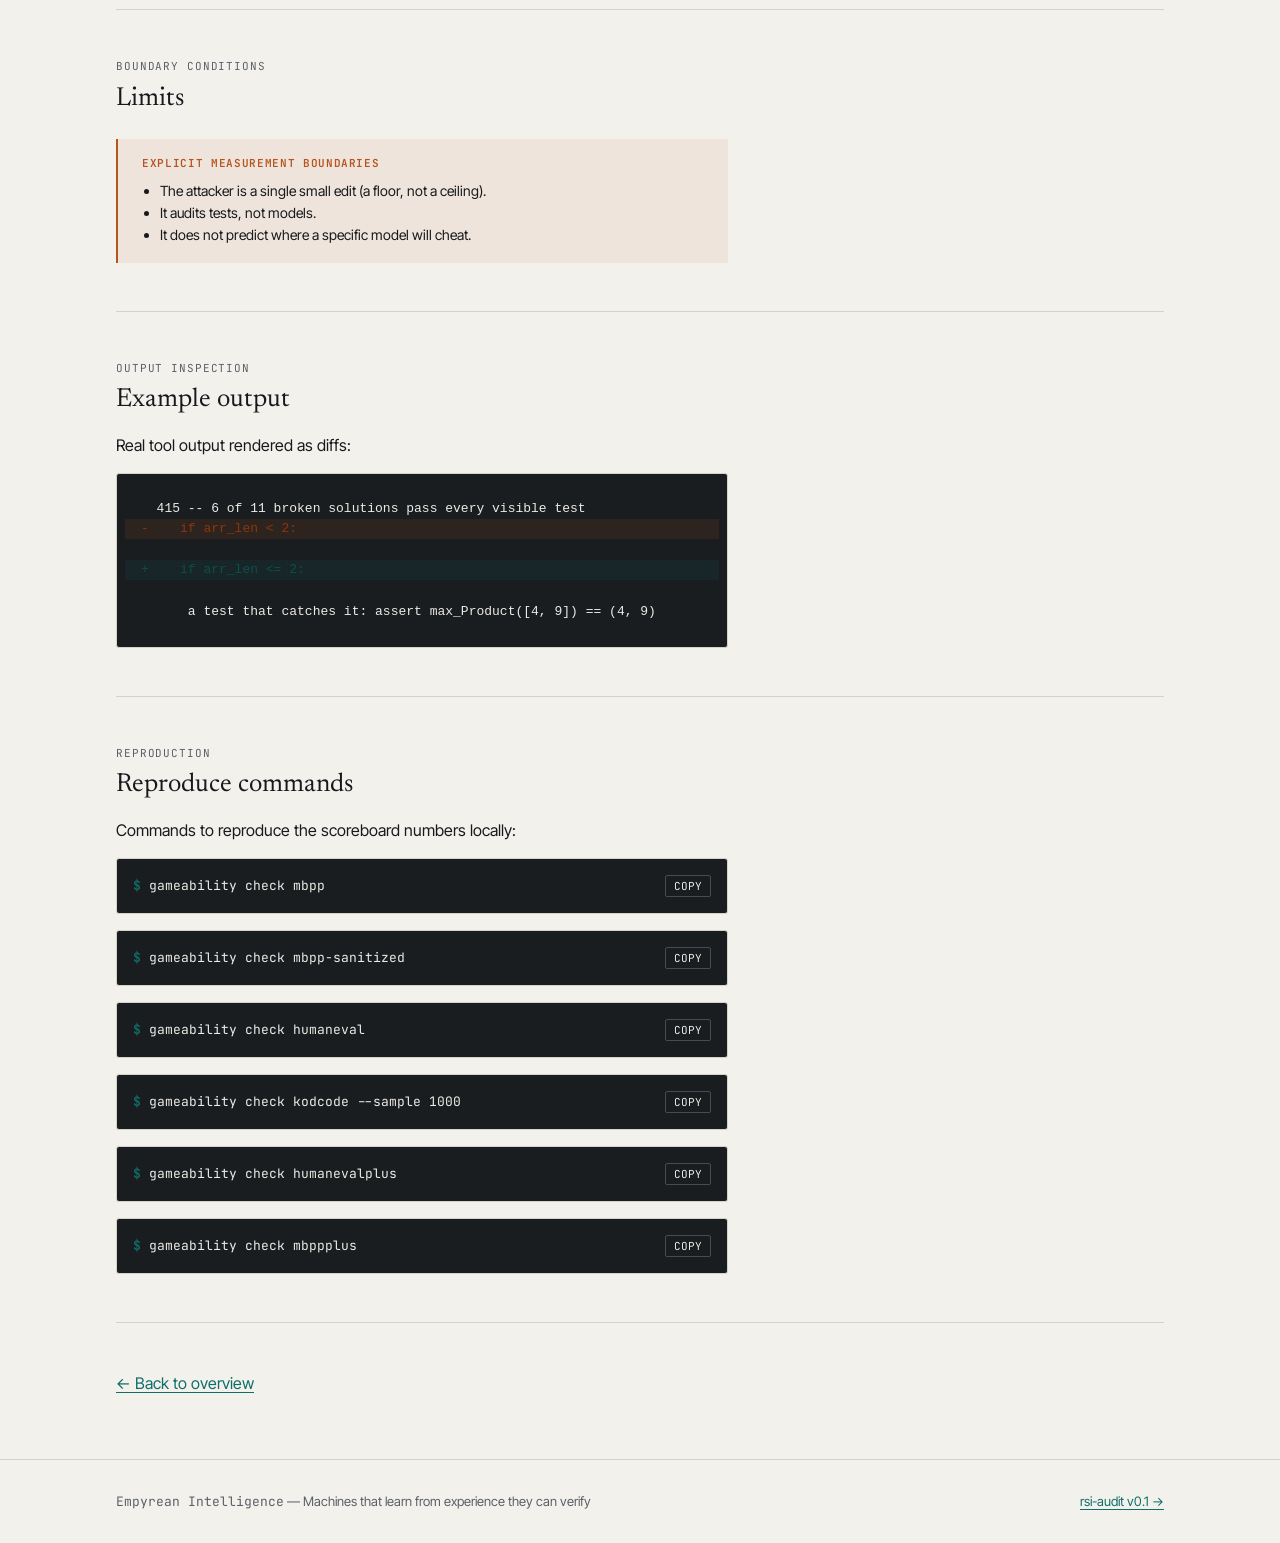
<file: tools/gameability.html>
<!DOCTYPE html>
<html lang="en">
<head>
  <meta charset="UTF-8">
  <meta name="viewport" content="width=device-width, initial-scale=1.0">
  <title>gameability v0.2 — Empyrean Intelligence Tools</title>
  <meta name="description" content="gameability v0.2: finds problems in a code benchmark that accept broken solutions.">
  <!-- Google Fonts -->
  <link rel="preconnect" href="https://fonts.googleapis.com">
  <link rel="preconnect" href="https://fonts.gstatic.com" crossorigin>
  <link href="https://fonts.googleapis.com/css2?family=Inter+Tight:ital,wght@0,400;0,500;0,600;1,400&family=JetBrains+Mono:wght@400;500;600&family=Newsreader:ital,opsz,wght@0,6..72,400;0,6..72,500;1,6..72,400&display=swap" rel="stylesheet">
  <link rel="stylesheet" href="../css/style.css?v=17">
</head>
<body>

  <!-- Navigation -->
  <header class="site-nav">
    <div class="container nav-inner">
      <a href="../index.html" class="nav-wordmark">
        Empyrean
      </a>
      <nav aria-label="Main Navigation">
        <ul class="nav-links">
          <li><a href="../research/index.html" class="nav-link">Research</a></li>
          <li><a href="../index.html#join" class="nav-link">Join</a></li>
          <li><button type="button" class="theme-toggle" aria-label="Toggle theme">DARK</button></li>
        </ul>
      </nav>
    </div>
  </header>

  <main class="site-main">
    <div class="container">
      <div class="prose" style="padding-top: var(--space-6);">
        <span class="eyebrow">Tools // Release 1 // MIT License</span>
        <h1><code>gameability</code> v0.2</h1>
        <p style="font-size: 1.0625rem; color: var(--muted); margin-top: var(--space-2);">
          Python package. Runs on a laptop, no model or API key.
        </p>
        <p>
          Finds problems in a code benchmark that accept broken solutions. It breaks each problem's reference solution in one small place, confirms the result is really wrong, then checks whether the problem's own tests notice.
        </p>
      </div>

      <!-- Install & Run -->
      <div style="max-width: 68ch; margin-top: var(--space-3); margin-bottom: var(--space-5);">
        <span class="eyebrow">Quick Install</span>
        <div class="terminal-block">
          <div class="terminal-content">
            <span class="prompt-symbol">$</span>
            <span>pip install "gameability[hf]" &amp;&amp; gameability check mbpp</span>
          </div>
          <button type="button" class="copy-btn" data-clipboard-text="pip install &quot;gameability[hf]&quot; &amp;&amp; gameability check mbpp">COPY</button>
        </div>
      </div>

      <hr class="section-rule">

      <!-- How It Works (5 Numbered Steps) -->
      <section class="prose">
        <span class="eyebrow">Methodology</span>
        <h2>How it works</h2>
        <p>
          The tool evaluates benchmark test sensitivity through five sequential steps:
        </p>

        <ol class="steps-list">
          <li class="step-item">
            <strong>Load problem &amp; reference solution:</strong> Retrieve the task prompt, canonical reference implementation, and official test suite.
          </li>
          <li class="step-item">
            <strong>Apply single small edit:</strong> Break the reference solution in one small place (e.g. operator mutation, off-by-one boundary, branch perturbation).
          </li>
          <li class="step-item">
            <strong>Confirm wrongness:</strong> Confirm that the perturbed result is genuinely incorrect against semantic specification before proceeding.
          </li>
          <li class="step-item">
            <strong>Execute problem's own tests:</strong> Run the problem's official test harness against the broken code.
          </li>
          <li class="step-item">
            <strong>Check for detection:</strong> Record whether the test suite notices. If the broken solution passes every visible test, flag the problem as gameable.
          </li>
        </ol>
      </section>

      <hr class="section-rule">

      <!-- Full Scoreboard Table -->
      <section>
        <div class="prose">
          <span class="eyebrow">Measurement Data</span>
          <h2>Full Scoreboard</h2>
          <p>
            Problems that accept at least one broken solution, reported with 95% confidence intervals:
          </p>
        </div>

        <div class="table-container">
          <table class="scoreboard-table">
            <thead>
              <tr>
                <th>Benchmark</th>
                <th>Flagged Rate</th>
                <th>Fraction</th>
                <th>95% Interval</th>
                <th>95% Interval Visual</th>
              </tr>
            </thead>
            <tbody>
              <tr>
                <td><strong>MBPP</strong></td>
                <td class="num flagged-pct">17.9%</td>
                <td class="num">169 of 942</td>
                <td class="num">[15.6, 20.5]</td>
                <td style="min-width: 140px;">
                  <div class="interval-track">
                    <div class="interval-span" style="left: 62.4%; width: 19.6%;"></div>
                    <div class="interval-point" style="left: 71.6%;"></div>
                  </div>
                </td>
              </tr>
              <tr>
                <td><strong>MBPP sanitized</strong></td>
                <td class="num flagged-pct">13.8%</td>
                <td class="num">57 of 413</td>
                <td class="num">[10.8, 17.5]</td>
                <td>
                  <div class="interval-track">
                    <div class="interval-span" style="left: 43.2%; width: 26.8%;"></div>
                    <div class="interval-point" style="left: 55.2%;"></div>
                  </div>
                </td>
              </tr>
              <tr>
                <td><strong>HumanEval</strong></td>
                <td class="num flagged-pct">10.3%</td>
                <td class="num">16 of 155</td>
                <td class="num">[6.5, 16.1]</td>
                <td>
                  <div class="interval-track">
                    <div class="interval-span" style="left: 26.0%; width: 38.4%;"></div>
                    <div class="interval-point" style="left: 41.2%;"></div>
                  </div>
                </td>
              </tr>
              <tr>
                <td><strong>KodCode RL training set</strong> (1,000-row random sample)</td>
                <td class="num flagged-pct">9.7%</td>
                <td class="num">45 of 466</td>
                <td class="num">[7.3, 12.7]</td>
                <td>
                  <div class="interval-track">
                    <div class="interval-span" style="left: 29.2%; width: 21.6%;"></div>
                    <div class="interval-point" style="left: 38.8%;"></div>
                  </div>
                </td>
              </tr>
              <tr>
                <td><strong>HumanEval+</strong></td>
                <td class="num flagged-pct">3.4%</td>
                <td class="num">5 of 147</td>
                <td class="num">[1.5, 7.7]</td>
                <td>
                  <div class="interval-track">
                    <div class="interval-span" style="left: 6.0%; width: 24.8%;"></div>
                    <div class="interval-point" style="left: 13.6%;"></div>
                  </div>
                </td>
              </tr>
              <tr>
                <td><strong>MBPP+</strong></td>
                <td class="num flagged-pct">2.0%</td>
                <td class="num">7 of 353</td>
                <td class="num">[1.0, 4.0]</td>
                <td>
                  <div class="interval-track">
                    <div class="interval-span" style="left: 4.0%; width: 12.0%;"></div>
                    <div class="interval-point" style="left: 8.0%;"></div>
                  </div>
                </td>
              </tr>
            </tbody>
          </table>
        </div>

        <div class="prose" style="margin-top: var(--space-3);">
          <p style="font-size: 0.9375rem;">
            <strong>Confirmation:</strong> re-run against EvalPlus's independent tests, <strong>95.2%</strong> of flagged MBPP problems and <strong>84.6%</strong> of flagged HumanEval problems are confirmed.
          </p>
        </div>
      </section>

      <hr class="section-rule">

      <!-- Limits -->
      <section class="prose">
        <span class="eyebrow">Boundary Conditions</span>
        <h2>Limits</h2>
        <div class="limits-callout">
          <div class="limits-title">Explicit Measurement Boundaries</div>
          <ul style="margin: 0; padding-left: 18px; font-size: 0.875rem; line-height: 1.6;">
            <li>The attacker is a single small edit (a floor, not a ceiling).</li>
            <li>It audits tests, not models.</li>
            <li>It does not predict where a specific model will cheat.</li>
          </ul>
        </div>
      </section>

      <hr class="section-rule">

      <!-- Example Output Block -->
      <section class="prose">
        <span class="eyebrow">Output Inspection</span>
        <h2>Example output</h2>
        <p>
          Real tool output rendered as diffs:
        </p>

        <pre class="tool-output"><code>  415 -- 6 of 11 broken solutions pass every visible test
<span class="diff-del">-    if arr_len &lt; 2:</span>
<span class="diff-add">+    if arr_len &lt;= 2:</span>
      a test that catches it: assert max_Product([4, 9]) == (4, 9)</code></pre>
      </section>

      <hr class="section-rule">

      <!-- Reproduce Commands -->
      <section class="prose">
        <span class="eyebrow">Reproduction</span>
        <h2>Reproduce commands</h2>
        <p>
          Commands to reproduce the scoreboard numbers locally:
        </p>

        <div style="display: flex; flex-direction: column; gap: var(--space-2); margin-top: var(--space-2);">
          <div class="terminal-block">
            <div class="terminal-content">
              <span class="prompt-symbol">$</span>
              <span>gameability check mbpp</span>
            </div>
            <button type="button" class="copy-btn" data-clipboard-text="gameability check mbpp">COPY</button>
          </div>

          <div class="terminal-block">
            <div class="terminal-content">
              <span class="prompt-symbol">$</span>
              <span>gameability check mbpp-sanitized</span>
            </div>
            <button type="button" class="copy-btn" data-clipboard-text="gameability check mbpp-sanitized">COPY</button>
          </div>

          <div class="terminal-block">
            <div class="terminal-content">
              <span class="prompt-symbol">$</span>
              <span>gameability check humaneval</span>
            </div>
            <button type="button" class="copy-btn" data-clipboard-text="gameability check humaneval">COPY</button>
          </div>

          <div class="terminal-block">
            <div class="terminal-content">
              <span class="prompt-symbol">$</span>
              <span>gameability check kodcode --sample 1000</span>
            </div>
            <button type="button" class="copy-btn" data-clipboard-text="gameability check kodcode --sample 1000">COPY</button>
          </div>

          <div class="terminal-block">
            <div class="terminal-content">
              <span class="prompt-symbol">$</span>
              <span>gameability check humanevalplus</span>
            </div>
            <button type="button" class="copy-btn" data-clipboard-text="gameability check humanevalplus">COPY</button>
          </div>

          <div class="terminal-block">
            <div class="terminal-content">
              <span class="prompt-symbol">$</span>
              <span>gameability check mbppplus</span>
            </div>
            <button type="button" class="copy-btn" data-clipboard-text="gameability check mbppplus">COPY</button>
          </div>
        </div>
      </section>

      <hr class="section-rule">

      <div class="prose">
        <p><a href="../index.html">&larr; Back to overview</a></p>
      </div>
    </div>
  </main>

  <!-- Site Footer -->
  <footer class="site-footer">
    <div class="container footer-inner">
      <div>
        <span class="mono">Empyrean Intelligence</span> &mdash; Machines that learn from experience they can verify
      </div>
      <div>
        <a href="rsi-audit.html">rsi-audit v0.1 &rarr;</a>
      </div>
    </div>
  </footer>

  <script src="../js/main.js"></script>
</body>
</html>
</file>
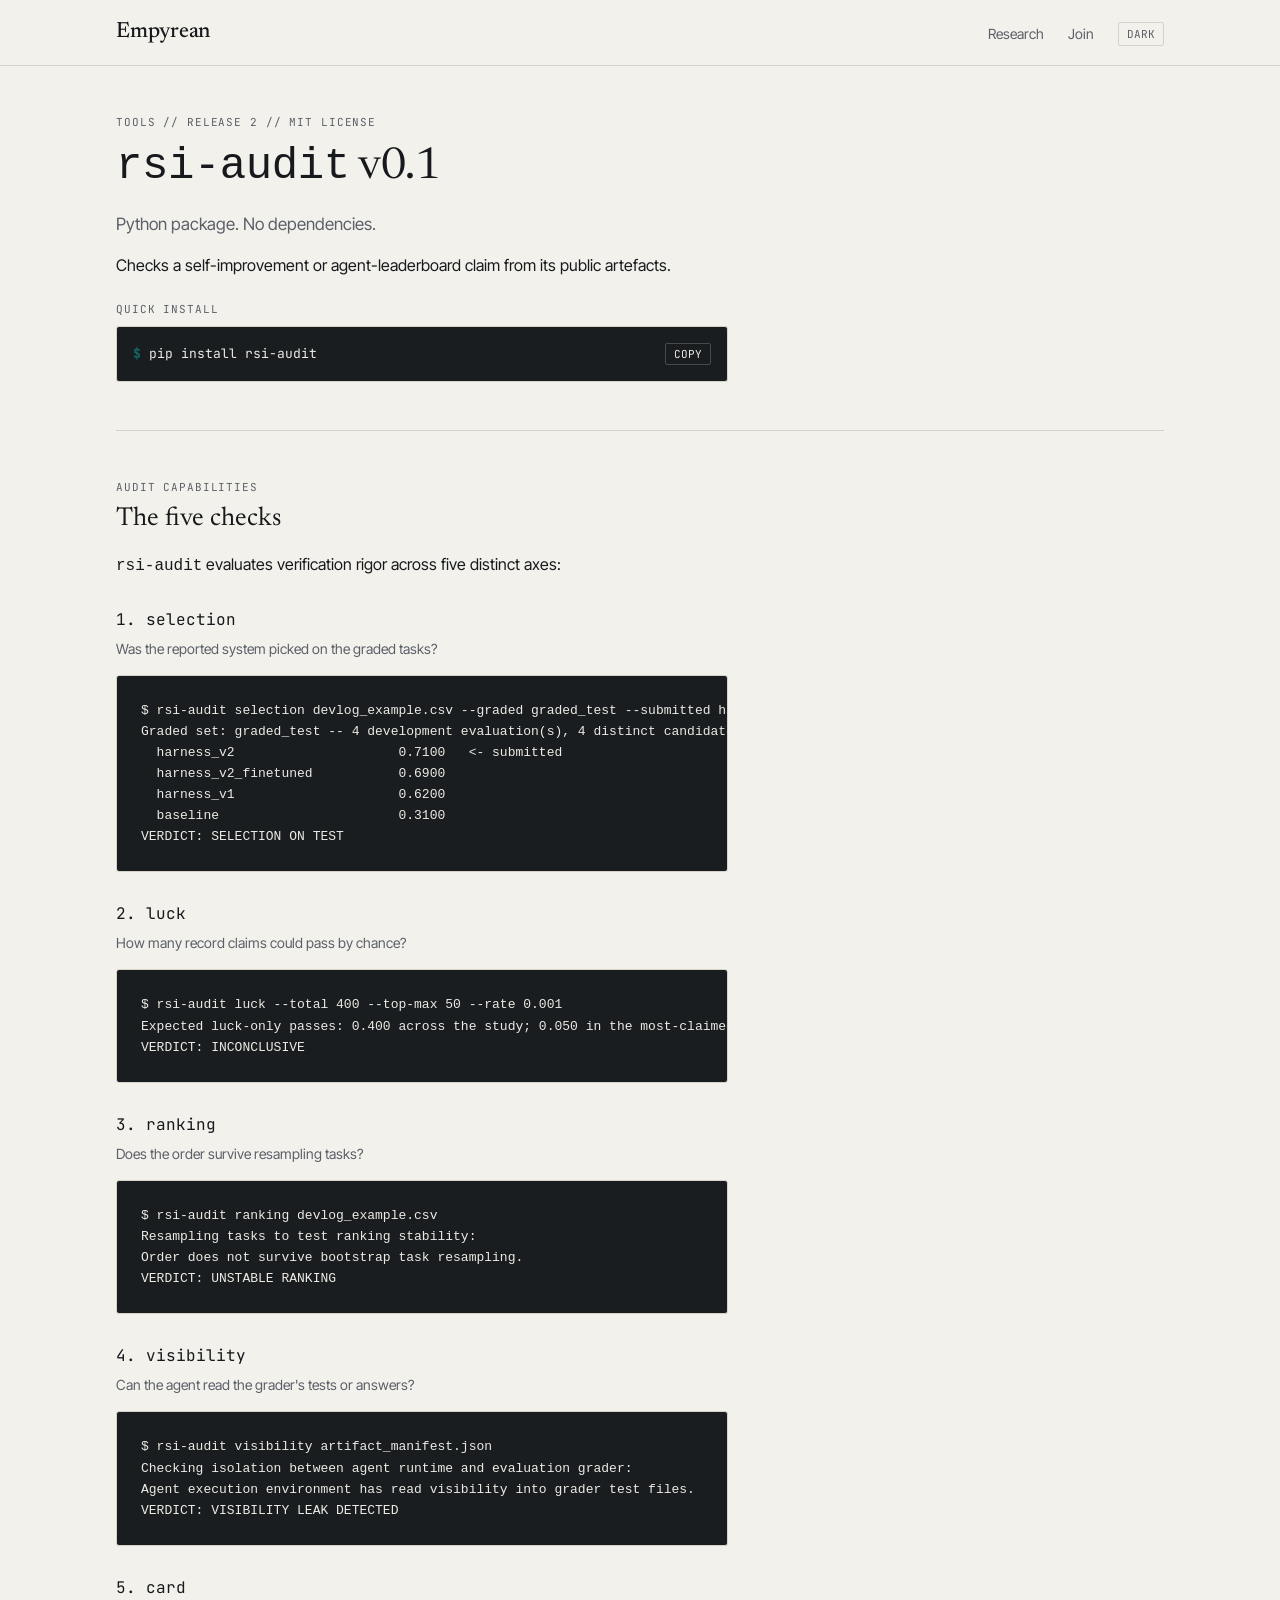
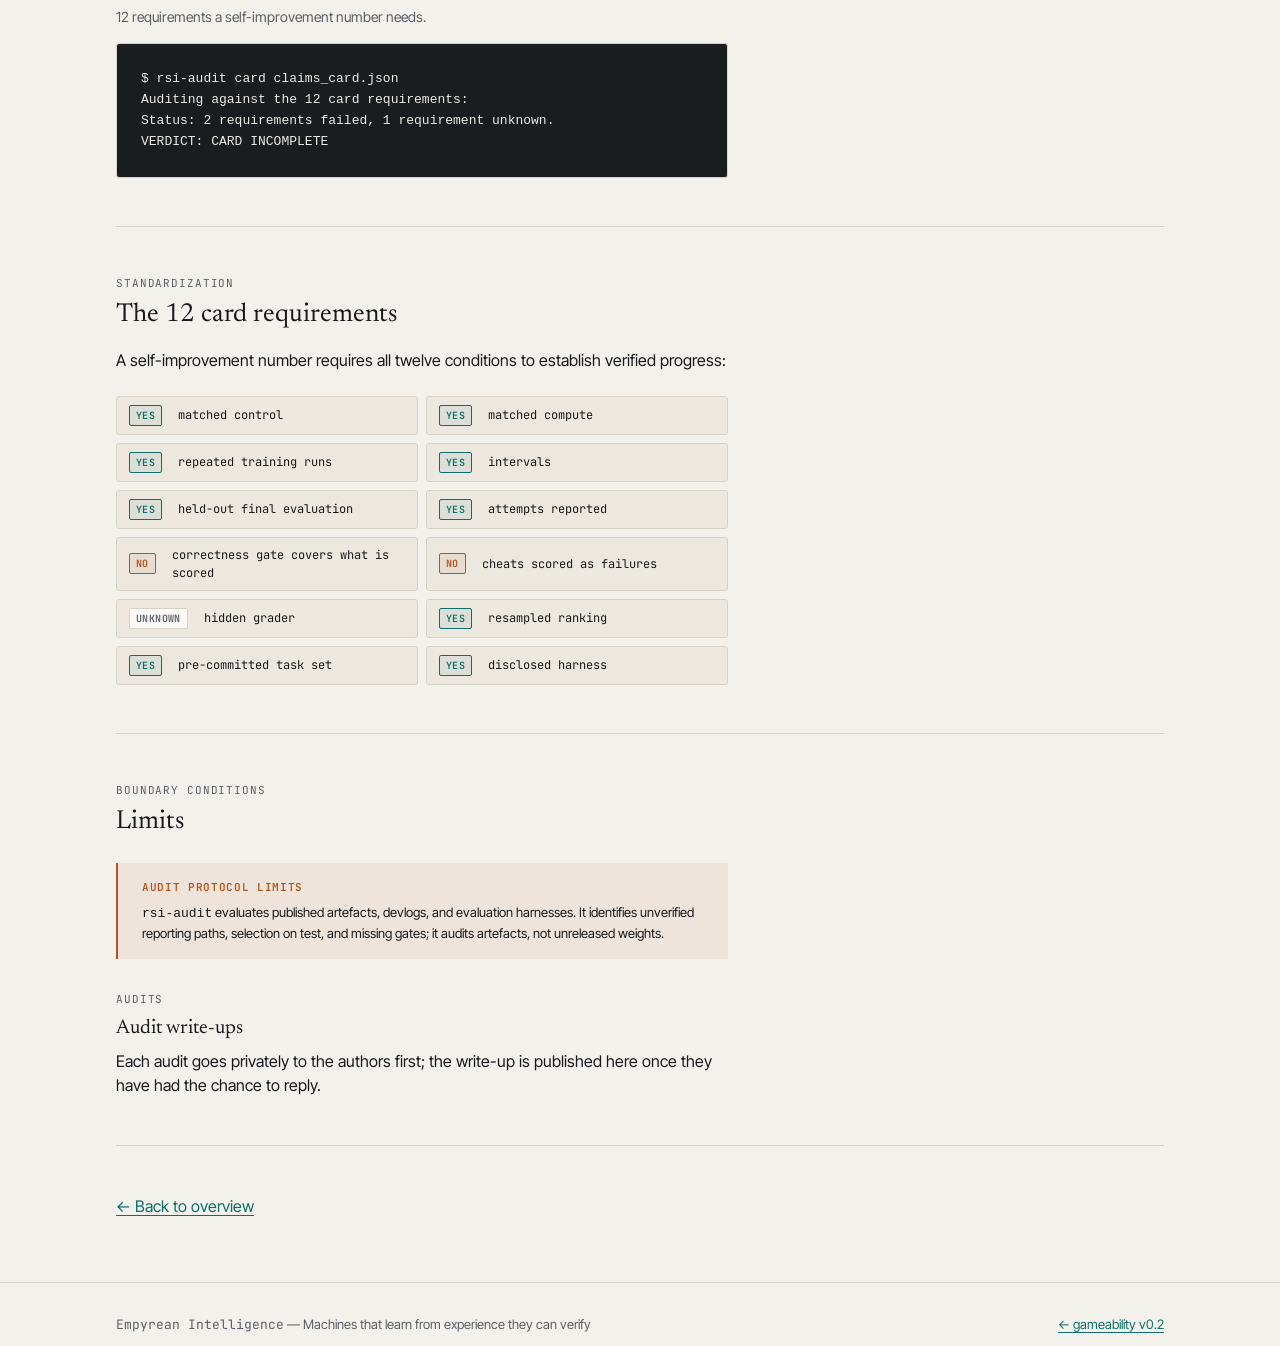
<file: tools/rsi-audit.html>
<!DOCTYPE html>
<html lang="en">
<head>
  <meta charset="UTF-8">
  <meta name="viewport" content="width=device-width, initial-scale=1.0">
  <title>rsi-audit v0.1 — Empyrean Intelligence Tools</title>
  <meta name="description" content="rsi-audit v0.1: checks a self-improvement or agent-leaderboard claim from its public artefacts.">
  <!-- Google Fonts -->
  <link rel="preconnect" href="https://fonts.googleapis.com">
  <link rel="preconnect" href="https://fonts.gstatic.com" crossorigin>
  <link href="https://fonts.googleapis.com/css2?family=Inter+Tight:ital,wght@0,400;0,500;0,600;1,400&family=JetBrains+Mono:wght@400;500;600&family=Newsreader:ital,opsz,wght@0,6..72,400;0,6..72,500;1,6..72,400&display=swap" rel="stylesheet">
  <link rel="stylesheet" href="../css/style.css?v=17">
</head>
<body>

  <!-- Navigation -->
  <header class="site-nav">
    <div class="container nav-inner">
      <a href="../index.html" class="nav-wordmark">
        Empyrean
      </a>
      <nav aria-label="Main Navigation">
        <ul class="nav-links">
          <li><a href="../research/index.html" class="nav-link">Research</a></li>
          <li><a href="../index.html#join" class="nav-link">Join</a></li>
          <li><button type="button" class="theme-toggle" aria-label="Toggle theme">DARK</button></li>
        </ul>
      </nav>
    </div>
  </header>

  <main class="site-main">
    <div class="container">
      <div class="prose" style="padding-top: var(--space-6);">
        <span class="eyebrow">Tools // Release 2 // MIT License</span>
        <h1><code>rsi-audit</code> v0.1</h1>
        <p style="font-size: 1.0625rem; color: var(--muted); margin-top: var(--space-2);">
          Python package. No dependencies.
        </p>
        <p>
          Checks a self-improvement or agent-leaderboard claim from its public artefacts.
        </p>
      </div>

      <!-- Quick Install -->
      <div style="max-width: 68ch; margin-top: var(--space-3); margin-bottom: var(--space-5);">
        <span class="eyebrow">Quick Install</span>
        <div class="terminal-block">
          <div class="terminal-content">
            <span class="prompt-symbol">$</span>
            <span>pip install rsi-audit</span>
          </div>
          <button type="button" class="copy-btn" data-clipboard-text="pip install rsi-audit">COPY</button>
        </div>
      </div>

      <hr class="section-rule">

      <!-- The Five Checks with Example Outputs -->
      <section class="prose">
        <span class="eyebrow">Audit Capabilities</span>
        <h2>The five checks</h2>
        <p>
          <code>rsi-audit</code> evaluates verification rigor across five distinct axes:
        </p>

        <!-- Check 1: Selection -->
        <div style="margin-top: var(--space-4);">
          <h3 style="font-family: var(--font-mono); font-size: 1rem;">1. selection</h3>
          <p style="font-size: 0.875rem; color: var(--muted);">
            Was the reported system picked on the graded tasks?
          </p>
          <pre class="tool-output"><code>$ rsi-audit selection devlog_example.csv --graded graded_test --submitted harness_v2
Graded set: graded_test -- 4 development evaluation(s), 4 distinct candidate(s) scored on it.
  harness_v2                     0.7100   &lt;- submitted
  harness_v2_finetuned           0.6900
  harness_v1                     0.6200
  baseline                       0.3100
VERDICT: SELECTION ON TEST</code></pre>
        </div>

        <!-- Check 2: Luck -->
        <div style="margin-top: var(--space-4);">
          <h3 style="font-family: var(--font-mono); font-size: 1rem;">2. luck</h3>
          <p style="font-size: 0.875rem; color: var(--muted);">
            How many record claims could pass by chance?
          </p>
          <pre class="tool-output"><code>$ rsi-audit luck --total 400 --top-max 50 --rate 0.001
Expected luck-only passes: 0.400 across the study; 0.050 in the most-claimed headline run.
VERDICT: INCONCLUSIVE</code></pre>
        </div>

        <!-- Check 3: Ranking -->
        <div style="margin-top: var(--space-4);">
          <h3 style="font-family: var(--font-mono); font-size: 1rem;">3. ranking</h3>
          <p style="font-size: 0.875rem; color: var(--muted);">
            Does the order survive resampling tasks?
          </p>
          <pre class="tool-output"><code>$ rsi-audit ranking devlog_example.csv
Resampling tasks to test ranking stability:
Order does not survive bootstrap task resampling.
VERDICT: UNSTABLE RANKING</code></pre>
        </div>

        <!-- Check 4: Visibility -->
        <div style="margin-top: var(--space-4);">
          <h3 style="font-family: var(--font-mono); font-size: 1rem;">4. visibility</h3>
          <p style="font-size: 0.875rem; color: var(--muted);">
            Can the agent read the grader's tests or answers?
          </p>
          <pre class="tool-output"><code>$ rsi-audit visibility artifact_manifest.json
Checking isolation between agent runtime and evaluation grader:
Agent execution environment has read visibility into grader test files.
VERDICT: VISIBILITY LEAK DETECTED</code></pre>
        </div>

        <!-- Check 5: Card -->
        <div style="margin-top: var(--space-4);">
          <h3 style="font-family: var(--font-mono); font-size: 1rem;">5. card</h3>
          <p style="font-size: 0.875rem; color: var(--muted);">
            12 requirements a self-improvement number needs.
          </p>
          <pre class="tool-output"><code>$ rsi-audit card claims_card.json
Auditing against the 12 card requirements:
Status: 2 requirements failed, 1 requirement unknown.
VERDICT: CARD INCOMPLETE</code></pre>
        </div>
      </section>

      <hr class="section-rule">

      <!-- The 12 Card Requirements Checklist Graphic -->
      <section>
        <div class="prose">
          <span class="eyebrow">Standardization</span>
          <h2>The 12 card requirements</h2>
          <p>
            A self-improvement number requires all twelve conditions to establish verified progress:
          </p>
        </div>

        <div class="checklist-grid" style="max-width: 68ch; margin-top: var(--space-3);">
          <div class="checklist-item">
            <span class="status-badge status-yes">YES</span>
            <span>matched control</span>
          </div>
          <div class="checklist-item">
            <span class="status-badge status-yes">YES</span>
            <span>matched compute</span>
          </div>
          <div class="checklist-item">
            <span class="status-badge status-yes">YES</span>
            <span>repeated training runs</span>
          </div>
          <div class="checklist-item">
            <span class="status-badge status-yes">YES</span>
            <span>intervals</span>
          </div>
          <div class="checklist-item">
            <span class="status-badge status-yes">YES</span>
            <span>held-out final evaluation</span>
          </div>
          <div class="checklist-item">
            <span class="status-badge status-yes">YES</span>
            <span>attempts reported</span>
          </div>
          <div class="checklist-item">
            <span class="status-badge status-no">NO</span>
            <span>correctness gate covers what is scored</span>
          </div>
          <div class="checklist-item">
            <span class="status-badge status-no">NO</span>
            <span>cheats scored as failures</span>
          </div>
          <div class="checklist-item">
            <span class="status-badge status-unknown">UNKNOWN</span>
            <span>hidden grader</span>
          </div>
          <div class="checklist-item">
            <span class="status-badge status-yes">YES</span>
            <span>resampled ranking</span>
          </div>
          <div class="checklist-item">
            <span class="status-badge status-yes">YES</span>
            <span>pre-committed task set</span>
          </div>
          <div class="checklist-item">
            <span class="status-badge status-yes">YES</span>
            <span>disclosed harness</span>
          </div>
        </div>
      </section>

      <hr class="section-rule">

      <!-- Limits & Audits Placeholder -->
      <section class="prose">
        <span class="eyebrow">Boundary Conditions</span>
        <h2>Limits</h2>
        <div class="limits-callout">
          <div class="limits-title">Audit Protocol Limits</div>
          <p style="margin: 0; font-size: 0.8125rem; color: var(--ink);">
            <code>rsi-audit</code> evaluates published artefacts, devlogs, and evaluation harnesses. It identifies unverified reporting paths, selection on test, and missing gates; it audits artefacts, not unreleased weights.
          </p>
        </div>

        <div style="margin-top: var(--space-4);">
          <span class="eyebrow">Audits</span>
          <h3>Audit write-ups</h3>
          <p>
            Each audit goes privately to the authors first; the write-up is published here once they have had
            the chance to reply.
          </p>
        </div>
      </section>

      <hr class="section-rule">

      <div class="prose">
        <p><a href="../index.html">&larr; Back to overview</a></p>
      </div>
    </div>
  </main>

  <!-- Site Footer -->
  <footer class="site-footer">
    <div class="container footer-inner">
      <div>
        <span class="mono">Empyrean Intelligence</span> &mdash; Machines that learn from experience they can verify
      </div>
      <div>
        <a href="gameability.html">&larr; gameability v0.2</a>
      </div>
    </div>
  </footer>

  <script src="../js/main.js"></script>
</body>
</html>
</file>
<file: css/style.css>
/* ==========================================================================
   Empyrean Intelligence - Machines that learn from experience they can verify
   Design System: Instrument Panel / Lab Notebook
   ========================================================================== */

:root {
  /* Fonts */
  --font-serif: "Newsreader", Georgia, serif;
  --font-sans: "Inter Tight", -apple-system, BlinkMacSystemFont, "Segoe UI", Roboto, sans-serif;
  --font-mono: "JetBrains Mono", ui-monospace, SFMono-Regular, Menlo, Monaco, Consolas, monospace;

  /* Spacing Scale (8px base) */
  --space-1: 8px;
  --space-2: 16px;
  --space-3: 24px;
  --space-4: 32px;
  --space-5: 40px;
  --space-6: 48px;
  --space-8: 64px;
  --space-10: 80px;

  /* Layout widths */
  --width-prose: 68ch;
  --width-site: 1080px;

  /* Light Theme (default) */
  --bg: #F3F1EC;           /* paper */
  --ink: #17191C;          /* ink */
  --muted: #5B6068;        /* muted ink */
  --rule: #D6D2C8;         /* rule */
  --signal: #0F6E6A;       /* teal signal */
  --signal-bg: rgba(15, 110, 106, 0.08);
  --warning: #B5541C;      /* broken / fails state */
  --warning-bg: rgba(181, 84, 28, 0.08);

  --surface: #ECE8E0;
  --surface-subtle: #FAF9F6;
  --terminal-bg: #1A1D20;
  --terminal-ink: #ECEAE4;
  --diff-del-bg: rgba(181, 84, 28, 0.12);
  --diff-del-text: #8C370B;
  --diff-add-bg: rgba(15, 110, 106, 0.12);
  --diff-add-text: #0B4F4C;
}

@media (prefers-color-scheme: dark) {
  :root {
    --bg: #101214;         /* ground */
    --ink: #E7E4DD;        /* ink */
    --muted: #9AA0A8;      /* muted */
    --rule: #2A2E33;       /* rule */
    --signal: #4FB3AC;     /* teal signal */
    --signal-bg: rgba(79, 179, 172, 0.1);
    --warning: #E07A45;    /* broken / fails state */
    --warning-bg: rgba(224, 122, 69, 0.1);

    --surface: #181B1F;
    --surface-subtle: #14171A;
    --terminal-bg: #0B0D0E;
    --terminal-ink: #E7E4DD;
    --diff-del-bg: rgba(224, 122, 69, 0.18);
    --diff-del-text: #FFA575;
    --diff-add-bg: rgba(79, 179, 172, 0.18);
    --diff-add-text: #7FE5DE;
  }
}

/* Explicit data-theme override if toggled */
[data-theme="light"] {
  --bg: #F3F1EC;
  --ink: #17191C;
  --muted: #5B6068;
  --rule: #D6D2C8;
  --signal: #0F6E6A;
  --signal-bg: rgba(15, 110, 106, 0.08);
  --warning: #B5541C;
  --warning-bg: rgba(181, 84, 28, 0.08);
  --surface: #ECE8E0;
  --surface-subtle: #FAF9F6;
  --terminal-bg: #1A1D20;
  --terminal-ink: #ECEAE4;
  --diff-del-bg: rgba(181, 84, 28, 0.12);
  --diff-del-text: #8C370B;
  --diff-add-bg: rgba(15, 110, 106, 0.12);
  --diff-add-text: #0B4F4C;
}

[data-theme="dark"] {
  --bg: #101214;
  --ink: #E7E4DD;
  --muted: #9AA0A8;
  --rule: #2A2E33;
  --signal: #4FB3AC;
  --signal-bg: rgba(79, 179, 172, 0.1);
  --warning: #E07A45;
  --warning-bg: rgba(224, 122, 69, 0.1);
  --surface: #181B1F;
  --surface-subtle: #14171A;
  --terminal-bg: #0B0D0E;
  --terminal-ink: #E7E4DD;
  --diff-del-bg: rgba(224, 122, 69, 0.18);
  --diff-del-text: #FFA575;
  --diff-add-bg: rgba(79, 179, 172, 0.18);
  --diff-add-text: #7FE5DE;
}

/* Base Styles */
*, *::before, *::after {
  box-sizing: border-box;
}

html {
  font-size: 16px;
  line-height: 1.5;
  -webkit-text-size-adjust: 100%;
  scroll-behavior: smooth;
}

body {
  margin: 0;
  padding: 0;
  background-color: var(--bg);
  color: var(--ink);
  font-family: var(--font-sans);
  font-weight: 400;
  min-height: 100vh;
  display: flex;
  flex-direction: column;
}

/* Typography */
h1, h2, h3, h4 {
  font-family: var(--font-serif);
  font-weight: 400;
  color: var(--ink);
  line-height: 1.25;
  margin: 0;
}

h1 {
  font-size: 2.25rem;
  letter-spacing: -0.01em;
}

@media (min-width: 640px) {
  h1 { font-size: 2.75rem; }
}

h2 {
  font-size: 1.625rem;
  margin-bottom: var(--space-2);
}

h3 {
  font-size: 1.25rem;
  margin-bottom: var(--space-1);
}

p {
  margin: 0 0 var(--space-2) 0;
}

p:last-child {
  margin-bottom: 0;
}

a {
  color: var(--signal);
  text-decoration: underline;
  text-underline-offset: 3px;
  text-decoration-thickness: 1px;
  transition: opacity 0.15s ease;
}

a:hover {
  opacity: 0.8;
}

a:focus-visible, button:focus-visible {
  outline: 2px solid var(--signal);
  outline-offset: 2px;
}

/* Small uppercase mono labels */
.eyebrow {
  font-family: var(--font-mono);
  font-size: 0.6875rem;
  text-transform: uppercase;
  letter-spacing: 0.08em;
  color: var(--muted);
  display: block;
  margin-bottom: var(--space-1);
}

.mono {
  font-family: var(--font-mono);
}

/* Layout Wrappers */
.container {
  width: 100%;
  max-width: var(--width-site);
  margin-left: auto;
  margin-right: auto;
  padding-left: var(--space-2);
  padding-right: var(--space-2);
}

.prose {
  max-width: var(--width-prose);
}

.site-main {
  flex: 1 0 auto;
  padding-bottom: var(--space-8);
}

/* Rules / Separators */
.section-rule {
  border: 0;
  border-top: 1px solid var(--rule);
  margin: var(--space-6) 0;
}

/* Navigation */
.site-nav {
  position: sticky;
  top: 0;
  z-index: 50;
  background-color: var(--bg);
  border-bottom: 1px solid var(--rule);
  padding-top: var(--space-2);
  padding-bottom: var(--space-2);
}

.nav-inner {
  display: flex;
  align-items: center;
  justify-content: space-between;
}

.nav-wordmark {
  font-family: var(--font-serif);
  font-size: 1.375rem;
  font-weight: 500;
  letter-spacing: -0.01em;
  color: var(--ink);
  text-decoration: none;
  display: flex;
  align-items: baseline;
  gap: var(--space-1);
}

.nav-wordmark .location-tag {
  font-family: var(--font-mono);
  font-size: 0.6875rem;
  color: var(--muted);
  text-transform: uppercase;
  letter-spacing: 0.06em;
}

.nav-links {
  display: flex;
  align-items: center;
  gap: var(--space-3);
  list-style: none;
  margin: 0;
  padding: 0;
}

.nav-link {
  font-family: var(--font-sans);
  font-size: 0.875rem;
  color: var(--muted);
  text-decoration: none;
  transition: color 0.15s ease;
}

.nav-link:hover,
.nav-link.active {
  color: var(--ink);
}

.theme-toggle {
  background: transparent;
  border: 1px solid var(--rule);
  color: var(--muted);
  font-family: var(--font-mono);
  font-size: 0.6875rem;
  padding: 4px 8px;
  cursor: pointer;
  border-radius: 2px;
  text-transform: uppercase;
}

.theme-toggle:hover {
  color: var(--ink);
  border-color: var(--muted);
}

/* Hero Section */
.hero {
  padding-top: var(--space-6);
  padding-bottom: var(--space-4);
}

.hero-mission {
  font-family: var(--font-serif);
  font-size: 1.75rem;
  line-height: 1.3;
  margin-bottom: var(--space-2);
  color: var(--ink);
}

@media (min-width: 640px) {
  .hero-mission {
    font-size: 2.25rem;
  }
}

.hero-position {
  font-size: 1.0625rem;
  color: var(--muted);
  line-height: 1.55;
  margin-bottom: var(--space-4);
}

/* Hero: the orbit. Deliberately one world (deep space) in both themes, so every color is explicit. */
.hero-space {
  position: relative;
  min-height: calc(100vh - 64px);
  min-height: calc(100svh - 64px);
  overflow: hidden;
  background: #07090C;
  color: #E9E6DF;
}

.orbit-canvas {
  position: absolute;
  inset: 0;
  width: 100%;
  height: 100%;
  display: block;
}

/* soft vignette: the edges fall away into space, nothing sits on top of the system */
.hero-space::after {
  content: "";
  position: absolute;
  inset: 0;
  pointer-events: none;
  background: radial-gradient(ellipse at 50% 50%, rgba(7, 9, 12, 0) 55%, rgba(7, 9, 12, 0.75) 100%);
}

/* the legend sits on the bottom edge of the orbit, on the dark ground, so its colors are explicit */
.orbit-legend.orbit-legend-hero {
  position: absolute;
  z-index: 1;
  left: 0;
  right: 0;
  bottom: var(--space-3);
  justify-content: center;
  padding: 0 var(--space-2);
}

.orbit-legend.orbit-legend-hero a {
  color: #E9E6DF;
}

.orbit-legend.orbit-legend-hero a:focus-visible {
  outline-color: #4FB3AC;
}

.orbit-legend.orbit-legend-hero em {
  color: #8F949B;
}

/* Mission: the first section on the page since 2026-11-20 -- the statement, the climb, then the paragraph */
.mission {
  padding-top: var(--space-6);
  padding-bottom: var(--space-6);
}

/* the climb sits directly under the headline, so it needs less air above it than it did under a paragraph */
.mission .hero-mission + .climb {
  margin-top: var(--space-4);
}

/* What we have achieved: its own section, after the destination band */
.achieved {
  padding-top: var(--space-8);
  padding-bottom: var(--space-6);
}

/* each result: a short headline, one small proof line, one ambitious line (user, 2026-11-20) */
.achieved h2 + .result {
  margin-top: var(--space-3);
}

.result + .result {
  margin-top: var(--space-5);
}

.result h3 {
  margin-bottom: var(--space-1);
  text-wrap: balance;
}

.result-proof {
  font-family: var(--font-mono);
  font-size: 0.85rem;
  line-height: 1.6;
  color: var(--muted);
  margin: 0 0 var(--space-1);
}

.result-ambition {
  font-size: 1.0625rem;
  line-height: 1.55;
  color: var(--ink);
  margin: 0;
}

.achieved .mission-cta {
  margin-top: var(--space-6);
}

.mission .hero-mission {
  font-size: 1.75rem;
  line-height: 1.2;
  text-wrap: balance;
}

.mission-note {
  color: var(--muted);
  font-size: 0.9375rem;
  line-height: 1.55;
  margin-bottom: var(--space-3);
}

.mission-cta a {
  font-family: var(--font-serif);
  font-size: 1.25rem;
  font-style: italic;
  color: var(--signal);
  text-decoration: none;
}

.mission-cta a:hover,
.mission-cta a:focus-visible {
  text-decoration: underline;
  text-underline-offset: 4px;
}

/* Try-it block under the mission */
.try-it {
  margin-top: var(--space-6);
  display: grid;
  gap: var(--space-2);
}

.try-it-lede {
  color: var(--muted);
  font-size: 0.9375rem;
  line-height: 1.55;
  margin: 0;
}

.terminal-output {
  background-color: var(--terminal-bg);
  color: var(--terminal-ink);
  border: 1px solid var(--rule);
  border-radius: 3px;
  padding: var(--space-2);
  font-family: var(--font-mono);
  font-size: 0.75rem;
  line-height: 1.6;
  margin: 0;
  overflow-x: auto;
  white-space: pre;
  font-variant-ligatures: none;
}

.try-it-links {
  font-size: 0.875rem;
  margin: 0;
}

/* Research posts */
.post-head {
  padding-top: var(--space-8);
  padding-bottom: var(--space-4);
}

.post-title {
  font-family: var(--font-serif);
  font-size: 2.25rem;
  line-height: 1.12;
  text-wrap: balance;
  margin: var(--space-1) 0 var(--space-2);
}

@media (min-width: 640px) {
  .post-title {
    font-size: 3rem;
  }
}

.post-dek {
  font-size: 1.125rem;
  line-height: 1.55;
  color: var(--muted);
}

.post h2 {
  margin-top: var(--space-6);
}

.post-summary {
  background: var(--surface);
  border: 1px solid var(--rule);
  border-radius: 3px;
  padding: var(--space-3);
  margin-bottom: var(--space-4);
}

.post-summary h2 {
  margin-top: 0;
  font-size: 0.75rem;
  font-family: var(--font-mono);
  letter-spacing: 0.14em;
  text-transform: uppercase;
  color: var(--muted);
}

.post-summary ul {
  display: flex;
  flex-direction: column;
  gap: var(--space-1);
  padding-left: 1.1rem;
  margin: 0;
}

.table-wrap {
  overflow-x: auto;
  margin: var(--space-3) 0;
}

.post-table {
  width: 100%;
  border-collapse: collapse;
  font-size: 0.875rem;
}

.post-table th,
.post-table td {
  text-align: left;
  padding: 10px 12px;
  border-bottom: 1px solid var(--rule);
  vertical-align: top;
}

.post-table th {
  font-family: var(--font-mono);
  font-size: 0.6875rem;
  font-weight: 500;
  letter-spacing: 0.08em;
  text-transform: uppercase;
  color: var(--muted);
}

.post-table-num td {
  font-variant-numeric: tabular-nums;
  white-space: nowrap;
}

.post-note {
  font-size: 0.8125rem;
  color: var(--muted);
}

.post-correction {
  font-size: 0.875rem;
  border-left: 3px solid var(--warning);
  background: var(--warning-bg);
  padding: var(--space-2) var(--space-3);
}

.post-figure {
  margin: var(--space-4) 0;
}

.post-figure figcaption {
  font-size: 0.8125rem;
  color: var(--muted);
  margin-bottom: var(--space-2);
}

.bars {
  display: flex;
  flex-direction: column;
  gap: 10px;
}

.bar-row {
  display: grid;
  grid-template-columns: 7.5rem 1fr 3rem;
  align-items: center;
  gap: var(--space-2);
  font-size: 0.875rem;
}

.bar-track {
  height: 14px;
  background: var(--surface);
  border-radius: 2px;
  overflow: hidden;
}

.bar {
  display: block;
  height: 100%;
  background: var(--muted);
}

.bar-signal { background: var(--signal); }
.bar-warning { background: var(--warning); }

.bar-value {
  font-family: var(--font-mono);
  font-variant-numeric: tabular-nums;
  text-align: right;
}

.post-details {
  font-size: 0.875rem;
  color: var(--muted);
}

.post-back {
  margin-top: var(--space-6);
  padding-bottom: var(--space-6);
}

.post-list {
  list-style: none;
  padding: 0;
  margin: 0 0 var(--space-8);
  max-width: var(--width-prose);
  display: flex;
  flex-direction: column;
  gap: var(--space-2);
}

.post-card {
  display: flex;
  flex-direction: column;
  gap: 6px;
  padding: var(--space-3);
  border: 1px solid var(--rule);
  border-radius: 3px;
  color: var(--ink);
  text-decoration: none;
}

.post-card:hover,
.post-card:focus-visible {
  border-color: var(--signal);
}

.post-card-meta {
  font-family: var(--font-mono);
  font-size: 0.6875rem;
  letter-spacing: 0.08em;
  text-transform: uppercase;
  color: var(--muted);
}

.post-card-title {
  font-family: var(--font-serif);
  font-size: 1.5rem;
  line-height: 1.2;
}

.post-card-dek {
  font-size: 0.9375rem;
  color: var(--muted);
}

/* What brings what: an inline diagram drawn from the page tokens, so it follows the theme */
.fit-map {
  margin: var(--space-4) 0 0;
}

.fit-map-svg {
  display: block;
  width: 100%;
  max-width: 760px;
  height: auto;
}

.fit-node rect {
  fill: var(--surface-subtle);
  stroke: var(--rule);
  stroke-width: 1;
}

.fit-node-goal rect {
  fill: var(--ink);
  stroke: var(--ink);
}

.fit-name {
  font-family: var(--font-sans);
  font-size: 15px;
  font-weight: 600;
  fill: var(--ink);
}

.fit-node-goal .fit-name {
  fill: var(--bg);
  font-family: var(--font-mono);
  font-size: 14px;
  letter-spacing: 0.16em;
  text-transform: uppercase;
}

.fit-brings {
  font-family: var(--font-serif);
  font-size: 14px;
  font-style: italic;
  fill: var(--muted);
}

.fit-node-goal .fit-brings {
  fill: var(--bg);
  opacity: 0.75;
}

.fit-edge {
  fill: none;
  stroke: var(--muted);
  stroke-width: 1.4;
}

.fit-edge-gate {
  stroke: var(--signal);
  stroke-dasharray: 4 5;
}

.fit-arrowhead {
  fill: var(--muted);
}

.fit-edge-label {
  font-family: var(--font-mono);
  font-size: 11px;
  letter-spacing: 0.08em;
  fill: var(--signal);
}

.fit-dot-verify { fill: #4FB3AC; }
.fit-dot-sample { fill: #7AB0EC; }
.fit-dot-continual { fill: #E3B866; }
.fit-dot-experience { fill: #B2AAF6; }
.fit-dot-rsi { fill: #E88E9C; }

/* phones: the diagram's text would be too small to read, so the same content is shown as a list */
.fit-map-list {
  display: none;
  max-width: var(--width-prose);
  padding-left: 1.25rem;
  font-size: 0.9375rem;
  line-height: 1.55;
}

.fit-map-list li + li {
  margin-top: var(--space-1);
}

@media (max-width: 639px) {
  .fit-map-svg {
    display: none;
  }

  .fit-map-list {
    display: block;
  }
}

.orbit-legend {
  list-style: none;
  margin: 0;
  padding: 0;
  display: flex;
  flex-wrap: wrap;
  gap: var(--space-1) var(--space-3);
  font-family: var(--font-mono);
  font-size: 0.75rem;
  letter-spacing: 0.04em;
}

.orbit-legend a {
  display: inline-flex;
  align-items: center;
  gap: var(--space-1);
  color: var(--ink);
  text-decoration: none;
}

.orbit-legend a:hover,
.orbit-legend a:focus-visible {
  text-decoration: underline;
  text-underline-offset: 3px;
}

.orbit-legend a:focus-visible {
  outline: 1px solid var(--signal);
  outline-offset: 3px;
}

.orbit-legend em {
  font-style: normal;
  color: var(--muted);
}

.orbit-dot {
  width: 8px;
  height: 8px;
  border-radius: 50%;
  flex: none;
}

.orbit-dot-verify { background: #4FB3AC; box-shadow: 0 0 8px #4FB3AC; }
.orbit-dot-continual { background: #E3B866; box-shadow: 0 0 8px #E3B866; }
.orbit-dot-experience { background: #B2AAF6; box-shadow: 0 0 8px #B2AAF6; }
.orbit-dot-sample { background: #7AB0EC; box-shadow: 0 0 8px #7AB0EC; }
.orbit-dot-rsi { background: #E88E9C; box-shadow: 0 0 8px #E88E9C; }

.orbit-tip {
  position: absolute;
  z-index: 2;
  max-width: 240px;
  padding: 8px 10px;
  pointer-events: none;
  background: rgba(14, 17, 22, 0.92);
  border: 1px solid rgba(233, 230, 223, 0.18);
  border-radius: 3px;
  font-family: var(--font-mono);
  font-size: 0.6875rem;
  line-height: 1.45;
  color: #C4C1BA;
}

.orbit-tip strong {
  display: block;
  color: #F4F1EA;
  font-weight: 500;
  letter-spacing: 0.04em;
}

@media (min-width: 640px) {
  .mission .hero-mission {
    font-size: 2.25rem;
  }
}

@media (min-width: 900px) {
  .mission .hero-mission {
    font-size: 2.625rem;
  }
}

.hero-commands {
  display: flex;
  flex-direction: column;
  gap: var(--space-2);
  margin-top: var(--space-4);
}

/* Terminal / Command Block */
.terminal-block {
  background-color: var(--terminal-bg);
  color: var(--terminal-ink);
  border: 1px solid var(--rule);
  border-radius: 3px;
  padding: var(--space-2) var(--space-2);
  font-family: var(--font-mono);
  font-size: 0.8125rem;
  display: flex;
  align-items: center;
  justify-content: space-between;
  overflow-x: auto;
  gap: var(--space-2);
}

.terminal-content {
  display: flex;
  align-items: center;
  gap: 8px;
  white-space: nowrap;
  min-width: 0;
  overflow-x: auto;
}

/* Narrow screens: keep the nav and the orbit inside the viewport */
@media (max-width: 559px) {
  .nav-links {
    gap: var(--space-2);
    font-size: 0.875rem;
  }

  .nav-wordmark {
    font-size: 1.125rem;
  }

  .nav-links li:nth-child(4),
  .nav-links li:nth-child(5) {
    display: none; /* Evidence and Contact: both are sections of this page, one scroll away */
  }
}

.prompt-symbol {
  color: var(--signal);
  user-select: none;
  font-weight: 600;
}

.copy-btn {
  background: transparent;
  border: 1px solid rgba(255, 255, 255, 0.2);
  color: var(--terminal-ink);
  font-family: var(--font-mono);
  font-size: 0.6875rem;
  padding: 3px 8px;
  cursor: pointer;
  border-radius: 2px;
  text-transform: uppercase;
  flex-shrink: 0;
  transition: all 0.15s ease;
}

.copy-btn:hover {
  background: rgba(255, 255, 255, 0.1);
}

.copy-btn.copied {
  border-color: var(--signal);
  color: var(--signal);
}

/* Measurement Cards Grid */
.cards-grid {
  display: grid;
  grid-template-columns: 1fr;
  gap: var(--space-3);
  margin-top: var(--space-3);
}

@media (min-width: 768px) {
  .cards-grid {
    grid-template-columns: repeat(2, 1fr);
  }
}

@media (min-width: 1024px) {
  .cards-grid.cards-grid-3 {
    grid-template-columns: repeat(3, 1fr);
  }
}

.measurement-card {
  background-color: var(--surface);
  border: 1px solid var(--rule);
  border-radius: 3px;
  padding: var(--space-3);
  display: flex;
  flex-direction: column;
  justify-content: space-between;
}

.card-target-name {
  font-family: var(--font-mono);
  font-size: 0.875rem;
  font-weight: 600;
  color: var(--ink);
  margin-bottom: var(--space-1);
}

.card-value {
  font-family: var(--font-mono);
  font-size: 2rem;
  font-weight: 600;
  line-height: 1.1;
  color: var(--warning);
  margin-bottom: 2px;
}

.card-fraction {
  font-family: var(--font-mono);
  font-size: 0.75rem;
  color: var(--muted);
  margin-bottom: var(--space-2);
}

/* Interval Bar Graphic */
.interval-widget {
  margin: var(--space-2) 0;
}

.interval-scale-labels {
  display: flex;
  justify-content: space-between;
  font-family: var(--font-mono);
  font-size: 0.625rem;
  color: var(--muted);
  margin-bottom: 3px;
}

.interval-track {
  position: relative;
  height: 6px;
  background-color: var(--rule);
  border-radius: 3px;
  width: 100%;
}

.interval-span {
  position: absolute;
  top: 0;
  height: 100%;
  background-color: var(--warning);
  opacity: 0.45;
  border-radius: 2px;
}

.interval-point {
  position: absolute;
  top: -3px;
  width: 4px;
  height: 12px;
  background-color: var(--warning);
  border-radius: 1px;
  transform: translateX(-50%);
}

.card-interval-text {
  font-family: var(--font-mono);
  font-size: 0.6875rem;
  color: var(--muted);
  margin-top: 3px;
}

.card-limits {
  font-size: 0.75rem;
  color: var(--muted);
  line-height: 1.4;
  margin-top: var(--space-2);
  border-top: 1px dashed var(--rule);
  padding-top: var(--space-1);
}

/* Scoreboard Table */
.table-container {
  width: 100%;
  overflow-x: auto;
  border: 1px solid var(--rule);
  border-radius: 3px;
  background-color: var(--surface);
  margin: var(--space-3) 0;
}

.scoreboard-table {
  width: 100%;
  border-collapse: collapse;
  text-align: left;
  font-size: 0.8125rem;
}

.scoreboard-table th,
.scoreboard-table td {
  padding: 10px 14px;
  border-bottom: 1px solid var(--rule);
  white-space: nowrap;
}

.scoreboard-table th {
  font-family: var(--font-mono);
  font-size: 0.6875rem;
  text-transform: uppercase;
  letter-spacing: 0.06em;
  color: var(--muted);
  background-color: var(--surface-subtle);
  border-bottom: 1px solid var(--rule);
}

.scoreboard-table tr:last-child td {
  border-bottom: 0;
}

.scoreboard-table td.num {
  font-family: var(--font-mono);
  font-weight: 500;
}

.scoreboard-table td.flagged-pct {
  color: var(--warning);
  font-weight: 600;
}

/* Diff Block */
.diff-block {
  background-color: var(--terminal-bg);
  color: var(--terminal-ink);
  border: 1px solid var(--rule);
  border-radius: 3px;
  padding: var(--space-2);
  font-family: var(--font-mono);
  font-size: 0.8125rem;
  line-height: 1.5;
  overflow-x: auto;
  margin: var(--space-2) 0;
}

.diff-del {
  background-color: var(--diff-del-bg);
  color: var(--diff-del-text);
  display: block;
  margin: 0 -16px;
  padding: 0 16px;
}

.diff-add {
  background-color: var(--diff-add-bg);
  color: var(--diff-add-text);
  display: block;
  margin: 0 -16px;
  padding: 0 16px;
}

.diff-info {
  color: var(--muted);
}

/* Real tool output monospace block */
.tool-output {
  background-color: var(--terminal-bg);
  color: var(--terminal-ink);
  border: 1px solid var(--rule);
  border-radius: 3px;
  padding: var(--space-3);
  font-family: var(--font-mono);
  font-size: 0.8125rem;
  line-height: 1.55;
  overflow-x: auto;
  white-space: pre;
  margin: var(--space-2) 0;
}

/* 12-Item Requirements Checklist Graphic */
.checklist-grid {
  display: grid;
  grid-template-columns: 1fr;
  gap: var(--space-1);
  margin: var(--space-3) 0;
}

@media (min-width: 640px) {
  .checklist-grid {
    grid-template-columns: repeat(2, 1fr);
  }
}

.checklist-item {
  display: flex;
  align-items: center;
  gap: var(--space-2);
  padding: 8px 12px;
  background-color: var(--surface);
  border: 1px solid var(--rule);
  border-radius: 3px;
  font-family: var(--font-mono);
  font-size: 0.75rem;
}

.status-badge {
  display: inline-block;
  padding: 2px 6px;
  border-radius: 2px;
  font-size: 0.625rem;
  font-weight: 600;
  text-transform: uppercase;
  letter-spacing: 0.04em;
  flex-shrink: 0;
}

.status-yes {
  background-color: var(--signal-bg);
  color: var(--signal);
  border: 1px solid var(--signal);
}

.status-no {
  background-color: var(--warning-bg);
  color: var(--warning);
  border: 1px solid var(--warning);
}

.status-unknown {
  background-color: var(--surface-subtle);
  color: var(--muted);
  border: 1px solid var(--rule);
}

/* Five Problems Grid */
.problems-list {
  display: flex;
  flex-direction: column;
  gap: var(--space-2);
  margin-top: var(--space-3);
}

.problem-row {
  display: flex;
  flex-direction: column;
  padding: var(--space-2);
  border: 1px solid var(--rule);
  background-color: var(--surface);
  border-radius: 3px;
  gap: 4px;
}

@media (min-width: 640px) {
  .problem-row {
    flex-direction: row;
    align-items: baseline;
    justify-content: space-between;
  }
}

.problem-name {
  font-family: var(--font-mono);
  font-size: 0.875rem;
  font-weight: 600;
  color: var(--ink);
}

.problem-status-shipped {
  font-family: var(--font-mono);
  font-size: 0.6875rem;
  color: var(--signal);
  text-transform: uppercase;
  letter-spacing: 0.06em;
}

.problem-status-research {
  font-family: var(--font-mono);
  font-size: 0.6875rem;
  color: var(--muted);
  text-transform: uppercase;
  letter-spacing: 0.06em;
}

/* Release Cadence Block */
.cadence-timeline {
  display: flex;
  flex-direction: column;
  gap: var(--space-2);
  margin-top: var(--space-3);
}

.timeline-slot {
  display: flex;
  align-items: baseline;
  justify-content: space-between;
  padding: 10px 14px;
  border: 1px solid var(--rule);
  border-radius: 3px;
  background-color: var(--surface);
  font-family: var(--font-mono);
  font-size: 0.8125rem;
}

.timeline-slot.shipped {
  border-color: var(--signal);
}

.timeline-slot.upcoming {
  border-style: dashed;
  color: var(--muted);
}

/* Steps (Numbered sequence for how it works) */
.steps-list {
  list-style: none;
  padding: 0;
  margin: var(--space-3) 0;
  counter-reset: step-counter;
}

.step-item {
  counter-increment: step-counter;
  position: relative;
  padding-left: var(--space-5);
  margin-bottom: var(--space-3);
  font-size: 0.9375rem;
  line-height: 1.5;
}

.step-item::before {
  content: counter(step-counter);
  position: absolute;
  left: 0;
  top: 0;
  width: 24px;
  height: 24px;
  border: 1px solid var(--rule);
  border-radius: 2px;
  font-family: var(--font-mono);
  font-size: 0.75rem;
  display: flex;
  align-items: center;
  justify-content: center;
  color: var(--signal);
  background-color: var(--surface);
}

/* Callout Box for Limits */
.limits-callout {
  border-left: 2px solid var(--warning);
  padding: var(--space-2) var(--space-3);
  background-color: var(--warning-bg);
  margin: var(--space-3) 0;
  font-size: 0.875rem;
}

.limits-title {
  font-family: var(--font-mono);
  font-size: 0.6875rem;
  text-transform: uppercase;
  letter-spacing: 0.06em;
  color: var(--warning);
  margin-bottom: var(--space-1);
  font-weight: 600;
}

/* Placeholder styling */
.placeholder {
  color: var(--muted);
  font-family: var(--font-mono);
  font-size: 0.8125rem;
}

/* Footer */
.site-footer {
  border-top: 1px solid var(--rule);
  padding: var(--space-4) 0;
  font-size: 0.8125rem;
  color: var(--muted);
}

.footer-inner {
  display: flex;
  flex-direction: column;
  gap: var(--space-2);
}

.footer-links a {
  color: var(--muted);
  text-decoration: none;
}

.footer-links a:hover,
.footer-links a:focus-visible {
  color: var(--ink, currentColor);
  text-decoration: underline;
  text-underline-offset: 3px;
}

/* Join section: generous space, one statement */
.join {
  padding-top: var(--space-8);
  padding-bottom: var(--space-10);
}

.join h2 {
  text-wrap: balance;
}

@media (min-width: 640px) {
  .footer-inner {
    flex-direction: row;
    justify-content: space-between;
    align-items: baseline;
  }
}

/* Destination: the second deep-space band. Like the hero it is one world in both themes, so every color is explicit. */
.destination-space {
  position: relative;
  min-height: 72vh;
  min-height: 72svh;
  overflow: hidden;
  background: #07090C;
  color: #E9E6DF;
  display: flex;
  align-items: flex-end;
}

.rocket-canvas {
  position: absolute;
  inset: 0;
  width: 100%;
  height: 100%;
  display: block;
}

/* the edges fall away into space; the bottom darkens so the statement reads over the stars */
.destination-space::after {
  content: "";
  position: absolute;
  inset: 0;
  pointer-events: none;
  background:
    radial-gradient(ellipse at 60% 45%, rgba(7, 9, 12, 0) 50%, rgba(7, 9, 12, 0.7) 100%),
    linear-gradient(to top, rgba(7, 9, 12, 0.92) 0%, rgba(7, 9, 12, 0) 45%);
}

.destination-copy {
  position: relative;
  z-index: 1;
  width: 100%;
  padding-top: var(--space-6);
  padding-bottom: var(--space-8);
}

.destination-copy .eyebrow {
  color: #8F949B;
}

.destination-copy h2 {
  font-family: var(--font-serif);
  font-size: 1.75rem;
  line-height: 1.2;
  max-width: 22ch;
  color: #E9E6DF;
  text-wrap: balance;
  margin: 0;
}

@media (min-width: 720px) {
  .destination-copy h2 {
    font-size: 2.5rem;
  }
}

/* ==========================================================================
   The self-taught climb: press to run (homepage). Without JS the final chart
   shows; with JS it starts at "before" and draws the climb on press.
   ========================================================================== */
.climb {
  margin: var(--space-6) 0 var(--space-6);
  padding: var(--space-3) var(--space-3) var(--space-4);
  border: 1px solid var(--rule);
  background: var(--surface-subtle);
}

.climb-head {
  display: flex;
  flex-wrap: wrap;
  align-items: baseline;
  justify-content: space-between;
  gap: var(--space-1) var(--space-2);
}

.climb-head .eyebrow {
  margin: 0;
}

.climb-start {
  font-family: var(--font-mono);
  font-size: 0.85rem;
  color: var(--muted);
}

.climb-svg {
  display: block;
  width: 100%;
  height: auto;
  max-height: 44vh;   /* first screen: on short laptop screens the button stays above the fold; the drawing scales, centred */
  margin-top: var(--space-2);
  overflow: visible;
}

/* short screens (768 px laptops): the payoff line must land above the fold too */
@media (max-height: 720px) {
  .climb-svg {
    max-height: 34vh;
  }
}

.climb-grid {
  stroke: var(--rule);
  stroke-width: 1;
  stroke-dasharray: 2 5;
}

.climb-axis {
  stroke: var(--rule);
  stroke-width: 1.5;
}

.climb-tick,
.climb-label {
  font-family: var(--font-mono);
  font-size: 15px;
  fill: var(--muted);
}

.climb-num {
  font-family: var(--font-mono);
  font-weight: 600;
  font-variant-numeric: tabular-nums;
}

.climb-num-start {
  font-size: 24px;
  fill: var(--ink);
}

.climb-num-up {
  font-size: 40px;
  fill: var(--signal);
}

.climb-num-down {
  font-size: 24px;
  fill: var(--warning);
}

.climb-label-up {
  fill: var(--signal);
}

.climb-label-down {
  fill: var(--warning);
}

.climb-path {
  fill: none;
  stroke-linecap: round;
}

.climb-up {
  stroke: var(--signal);
  stroke-width: 4;
}

.climb-down {
  stroke: var(--warning);
  stroke-width: 2.5;
}

.climb-dot-start {
  fill: var(--ink);
}

.climb-dot-up {
  fill: var(--signal);
}

.climb-dot-down {
  fill: var(--warning);
}

.climb-actions {
  margin-top: var(--space-2);
}

.climb-run {
  font-family: var(--font-mono);
  font-size: 0.85rem;
  font-weight: 500;
  letter-spacing: 0.06em;
  text-transform: uppercase;
  padding: 12px 22px;
  border: 1px solid var(--signal);
  background: var(--signal);
  color: var(--bg);
  cursor: pointer;
}

.climb-run:hover {
  filter: brightness(1.1);
}

.climb-run[hidden] {
  display: none;
}

.climb-line {
  font-family: var(--font-serif);
  font-size: clamp(1.6rem, 4vw, 2.25rem);
  line-height: 1.2;
  margin: var(--space-3) 0 0;
  color: var(--ink);
}

/* JS-enhanced: the start state, then the run */
.climb--ready .climb-path {
  stroke-dasharray: var(--len);
  stroke-dashoffset: var(--len);
}

.climb--ready .climb-end,
.climb--ready .climb-late,
.climb--ready .climb-line {
  opacity: 0;
}

.climb--ready.climb--ran .climb-path {
  stroke-dashoffset: 0;
  transition: stroke-dashoffset 1.6s cubic-bezier(0.3, 0.7, 0.2, 1);
}

.climb--ready.climb--ran .climb-end {
  opacity: 1;
  transition: opacity 0.3s ease;
}

.climb--ready.climb--ran .climb-late {
  opacity: 1;
  transition: opacity 0.5s ease 1.4s;
}

.climb--ready .climb-line.is-on {
  opacity: 1;
  transition: opacity 0.7s ease;
}

@media (prefers-reduced-motion: reduce) {
  .climb--ready.climb--ran .climb-path,
  .climb--ready.climb--ran .climb-end,
  .climb--ready.climb--ran .climb-late,
  .climb--ready .climb-line.is-on {
    transition: none;
  }
}
</file>
